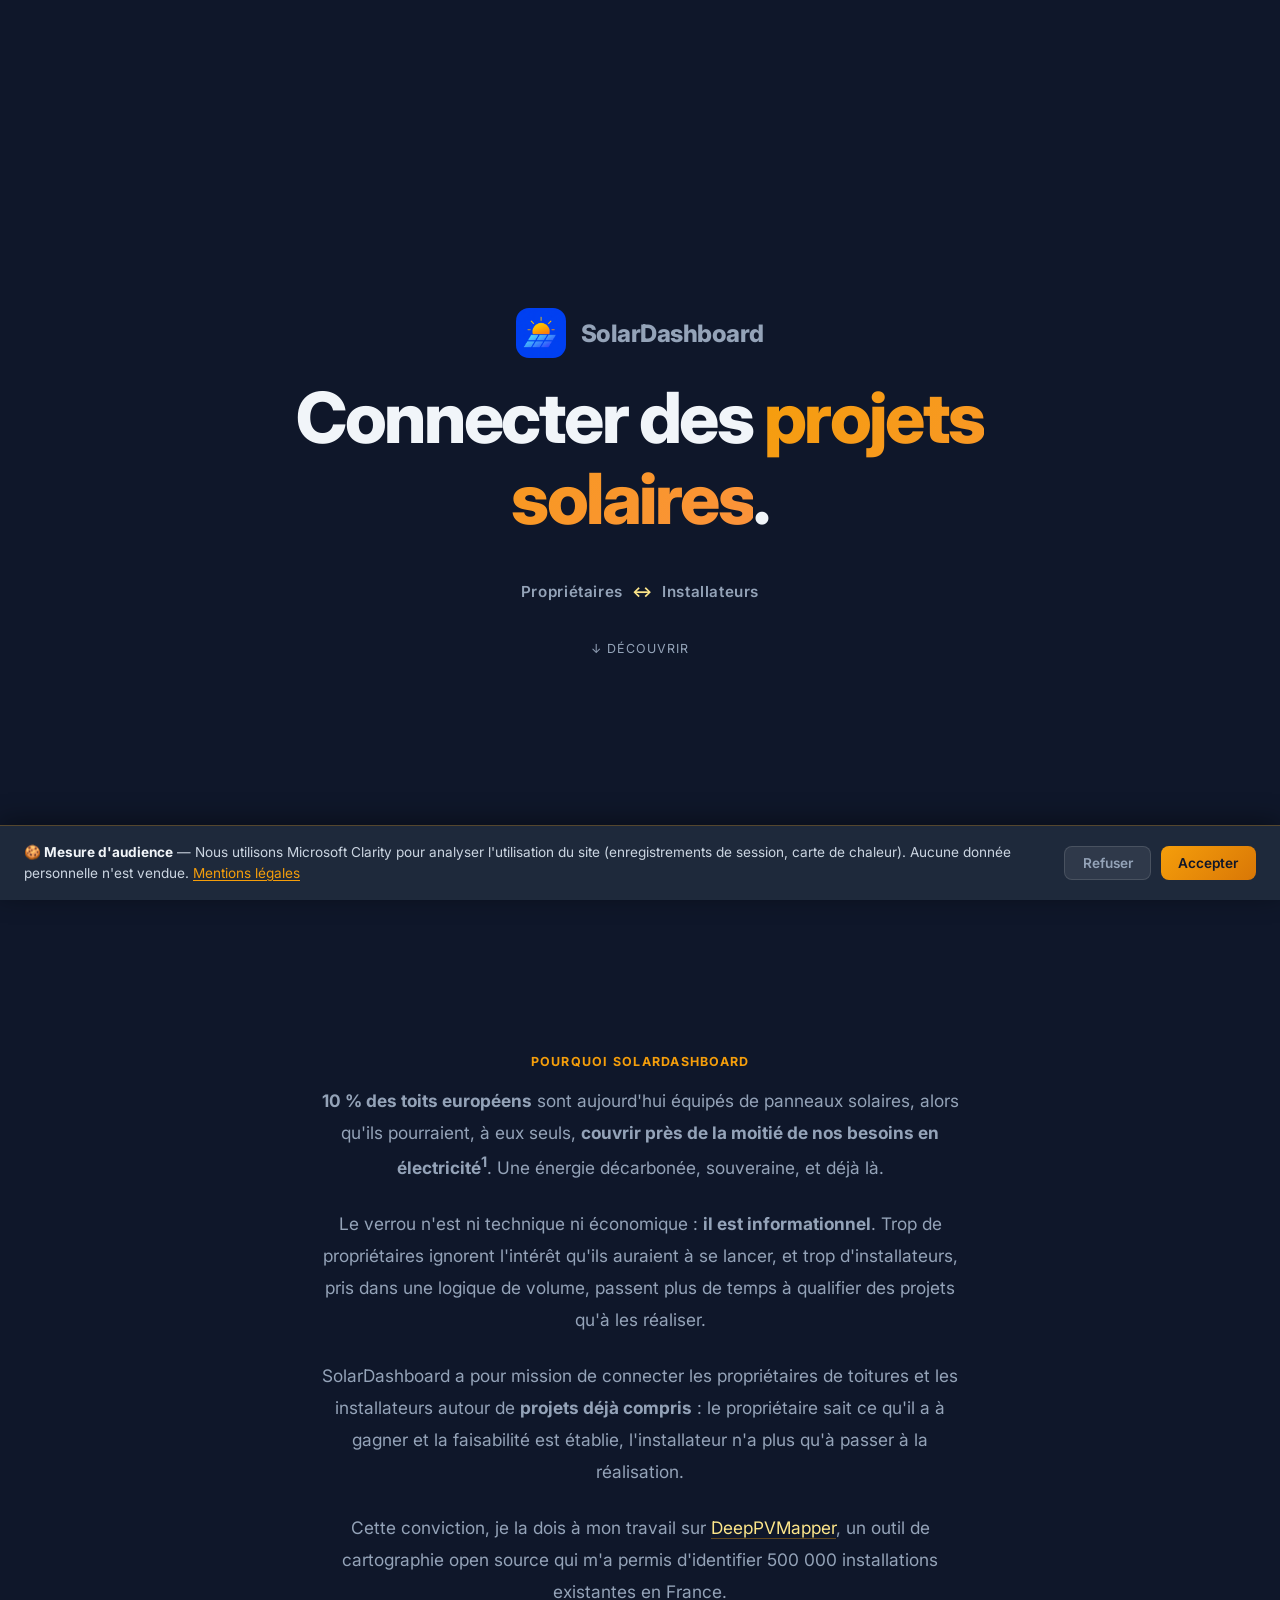
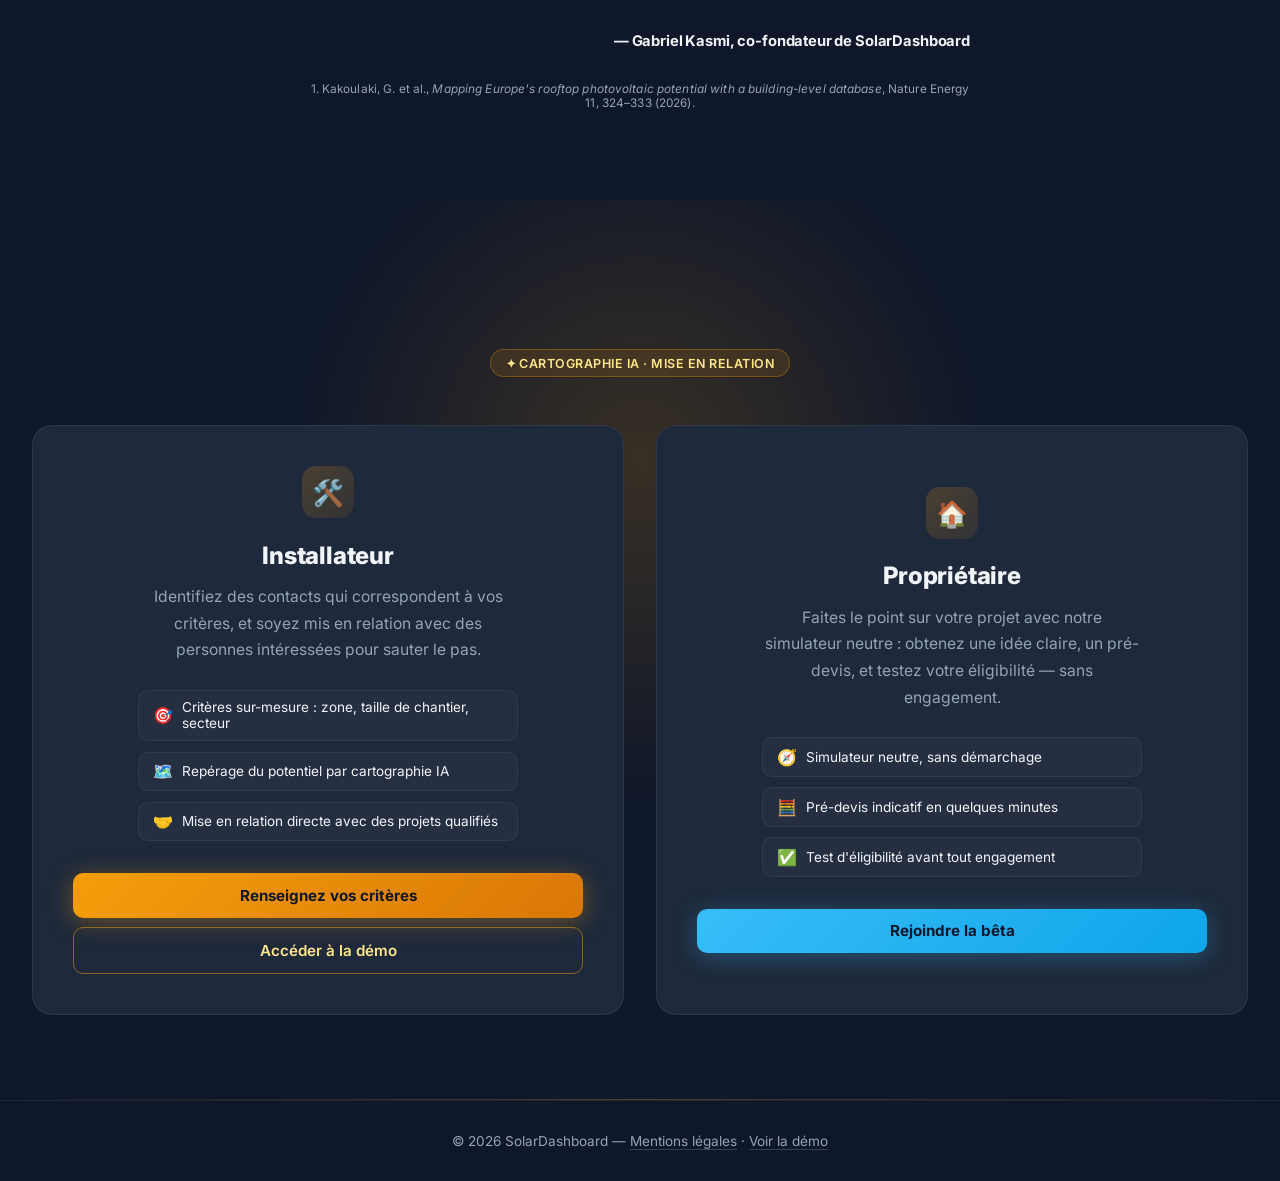
<file: index.html>
<!DOCTYPE html>
<html lang="fr">
<head>
  <meta charset="UTF-8" />
  <meta name="viewport" content="width=device-width, initial-scale=1.0" />
  <title>Connecter des projets solaires | SolarDashboard</title>
  <meta name="description" content="SolarDashboard connecte les propriétaires de toitures et les installateurs solaires autour de projets déjà qualifiés. Propriétaires : évaluez votre projet. Installateurs : identifiez des contacts correspondant à vos critères." />
  <meta name="robots" content="index, follow" />
  <link rel="canonical" href="https://www.solardashboard.fr/" />

  <!-- Favicon -->
  <link rel="icon" type="image/png" href="assets/icon.png" />
  <link rel="apple-touch-icon" href="assets/icon.png" />

  <!-- Open Graph -->
  <meta property="og:type" content="website" />
  <meta property="og:url" content="https://www.solardashboard.fr/" />
  <meta property="og:title" content="Connecter des projets solaires | SolarDashboard" />
  <meta property="og:description" content="SolarDashboard connecte les propriétaires de toitures et les installateurs solaires autour de projets déjà qualifiés." />
  <meta property="og:image" content="https://www.solardashboard.fr/assets/icon.png" />
  <meta property="og:locale" content="fr_FR" />

  <!-- Twitter / X -->
  <meta name="twitter:card" content="summary" />
  <meta name="twitter:title" content="Connecter des projets solaires | SolarDashboard" />
  <meta name="twitter:description" content="SolarDashboard connecte les propriétaires de toitures et les installateurs solaires autour de projets déjà qualifiés." />
  <meta name="twitter:image" content="https://www.solardashboard.fr/assets/icon.png" />

  <link rel="preconnect" href="https://fonts.googleapis.com" />
  <link href="https://fonts.googleapis.com/css2?family=Inter:wght@300;400;600;700;800&display=swap" rel="stylesheet" />
  <style>
    *, *::before, *::after { box-sizing: border-box; margin: 0; padding: 0; }

    :root {
      --sun: #f59e0b;
      --sun-light: #fde68a;
      --sun-dark: #d97706;
      --dark: #0f172a;
      --dark-2: #1e293b;
      --dark-3: #334155;
      --text: #f1f5f9;
      --muted: #94a3b8;
      --accent: #38bdf8;
    }

    html { scroll-behavior: smooth; scroll-snap-type: y proximity; }

    body {
      font-family: 'Inter', sans-serif;
      background: var(--dark);
      color: var(--text);
      min-height: 100vh;
      overflow-x: hidden;
    }

    /* ── NAV ── */
    nav {
      position: fixed; top: 0; left: 0; right: 0; z-index: 100;
      display: flex; flex-direction: row; align-items: center; justify-content: space-between;
      padding: 0.85rem 2.5rem;
      background: rgba(15,23,42,0.8);
      backdrop-filter: blur(12px);
      border-bottom: 1px solid rgba(255,255,255,0.06);
      transform: translateY(-100%);
      opacity: 0;
      pointer-events: none;
      transition: transform 0.45s ease, opacity 0.35s ease;
    }
    nav.visible {
      transform: translateY(0);
      opacity: 1;
      pointer-events: auto;
    }
    .logo {
      display: flex; align-items: center; gap: 0.6rem;
      font-weight: 800; font-size: 1.15rem; letter-spacing: -0.02em;
    }
    .logo-icon {
      width: 32px; height: 32px;
      border-radius: 8px;
      object-fit: cover;
    }
    .nav-cta {
      background: linear-gradient(135deg, var(--sun), var(--sun-dark));
      color: var(--dark);
      font-weight: 700; font-size: 0.85rem;
      padding: 0.5rem 1.2rem;
      border-radius: 8px;
      text-decoration: none;
      transition: opacity 0.2s, transform 0.2s;
    }
    .nav-cta:hover { opacity: 0.9; transform: translateY(-1px); }
    .nav-motto {
      font-size: 0.8rem;
      font-weight: 600;
      color: var(--muted);
      letter-spacing: 0.01em;
      position: absolute; left: 50%; transform: translateX(-50%);
    }
    .nav-motto span { color: var(--sun-light); }
    .nav-demo {
      font-size: 0.82rem; font-weight: 700;
      color: var(--dark);
      text-decoration: none;
      padding: 0.4rem 1rem;
      background: linear-gradient(135deg, var(--sun), var(--sun-dark));
      border-radius: 6px;
      transition: opacity 0.2s, transform 0.2s;
      box-shadow: 0 2px 12px rgba(245,158,11,0.3);
    }
    .nav-demo:hover { opacity: 0.9; transform: translateY(-1px); }
    .btn-demo {
      background: transparent;
      border: 1.5px solid rgba(245,158,11,0.5);
      color: var(--sun-light);
      font-weight: 600; font-size: 1rem;
      padding: 0.85rem 2rem;
      border-radius: 10px;
      text-decoration: none;
      display: inline-flex; align-items: center; gap: 0.5rem;
      transition: background 0.2s, border-color 0.2s, transform 0.2s;
    }
    .btn-demo:hover { background: rgba(245,158,11,0.08); border-color: var(--sun); transform: translateY(-2px); }

    /* ── HERO ── */
    .hero {
      min-height: 100vh;
      display: flex; flex-direction: column;
      align-items: center; justify-content: center;
      text-align: center;
      padding: 6.5rem 2rem 2.5rem;
      position: relative;
      overflow: hidden;
    }

    /* ── SOFT-SCROLL SECTIONS ── */
    .section-intro, .section-conviction {
      min-height: 100vh;
      display: flex; flex-direction: column;
      align-items: center; justify-content: center;
      text-align: center;
      padding: 6.5rem 2rem 2.5rem;
      scroll-snap-align: start;
      position: relative;
    }

    .intro-logo {
      display: flex; align-items: center; gap: 0.9rem;
      font-size: 1.5rem; font-weight: 800; letter-spacing: -0.02em;
      margin-bottom: 1.25rem;
      color: var(--muted);
    }
    .intro-logo img { width: 50px; height: 50px; border-radius: 13px; object-fit: cover; }
    .intro-motto {
      font-size: clamp(2.2rem, 6.5vw, 4.4rem);
      font-weight: 800; line-height: 1.15; letter-spacing: -0.035em;
      max-width: 780px;
    }
    .intro-motto span {
      background: linear-gradient(135deg, var(--sun), #fb923c);
      -webkit-background-clip: text; -webkit-text-fill-color: transparent; background-clip: text;
    }
    .intro-tagline {
      margin-top: 1.1rem;
      font-size: 0.95rem;
      font-weight: 600;
      letter-spacing: 0.04em;
      color: var(--muted);
    }
    .intro-tagline span {
      color: var(--sun-light);
      font-weight: 700;
      margin: 0 0.3rem;
    }
    .scroll-hint {
      margin-top: 2.5rem;
      font-size: 0.78rem; color: var(--muted);
      letter-spacing: 0.08em; text-transform: uppercase;
      animation: scrollBounce 2.4s infinite;
    }
    @keyframes scrollBounce {
      0%, 100% { transform: translateY(0); opacity: 0.55; }
      50%      { transform: translateY(7px); opacity: 1; }
    }

    .conviction-inner { max-width: 660px; }
    .conviction-text {
      font-size: 1.08rem; color: var(--muted); line-height: 1.85;
      text-align: center;
      margin-bottom: 1.5rem;
    }
    .conviction-text a {
      color: var(--sun-light); text-decoration: none;
      border-bottom: 1px solid rgba(245,158,11,0.35);
      transition: border-color 0.2s;
    }
    .conviction-text a:hover { border-color: var(--sun-light); }
    .conviction-sign {
      font-size: 0.92rem; color: var(--text); font-weight: 700;
      text-align: right;
      margin-top: 1.25rem;
      letter-spacing: -0.01em;
    }
    .conviction-footnote {
      font-size: 0.74rem; color: var(--muted); opacity: 0.6;
      text-align: center; margin-top: 2rem; letter-spacing: 0.01em;
    }
    .conviction-footnote a { color: inherit; text-decoration: underline; text-underline-offset: 2px; }

    /* Reveal-on-scroll */
    .reveal {
      opacity: 0;
      transform: translateY(28px);
      transition: opacity 0.75s ease, transform 0.75s ease;
    }
    .snap-section.in-view .reveal { opacity: 1; transform: translateY(0); }
    .reveal.delay-1 { transition-delay: 0.12s; }
    .reveal.delay-2 { transition-delay: 0.26s; }
    .reveal.delay-3 { transition-delay: 0.4s; }
    .reveal.delay-4 { transition-delay: 0.54s; }
    .reveal.delay-5 { transition-delay: 0.68s; }

    /* Glow background */
    .hero::before {
      content: '';
      position: absolute;
      top: -10%; left: 50%;
      transform: translateX(-50%);
      width: 700px; height: 700px;
      background: radial-gradient(circle, rgba(245,158,11,0.18) 0%, transparent 70%);
      pointer-events: none;
    }
    .hero::after {
      content: '';
      position: absolute;
      bottom: 0; left: 0; right: 0;
      height: 1px;
      background: linear-gradient(90deg, transparent, rgba(245,158,11,0.3), transparent);
    }

    .badge {
      display: inline-flex; align-items: center; gap: 0.4rem;
      background: rgba(245,158,11,0.12);
      border: 1px solid rgba(245,158,11,0.3);
      color: var(--sun-light);
      font-size: 0.78rem; font-weight: 600;
      padding: 0.35rem 0.9rem;
      border-radius: 999px;
      margin-bottom: 2rem;
      letter-spacing: 0.04em;
      text-transform: uppercase;
    }

    h1 {
      font-size: clamp(2.4rem, 6vw, 4.2rem);
      font-weight: 800;
      line-height: 1.1;
      letter-spacing: -0.03em;
      margin-bottom: 1.5rem;
      max-width: 780px;
    }
    h1 span {
      background: linear-gradient(135deg, var(--sun), #fb923c);
      -webkit-background-clip: text;
      -webkit-text-fill-color: transparent;
      background-clip: text;
    }

    .hero-sub {
      font-size: 1.15rem;
      color: var(--muted);
      max-width: 540px;
      line-height: 1.7;
      margin-bottom: 3rem;
    }

    .hero-title-oneline {
      font-size: clamp(1.8rem, 4.2vw, 2.8rem);
      font-weight: 800;
      line-height: 1.15;
      letter-spacing: -0.03em;
      margin-bottom: 0.75rem;
      max-width: 900px;
      white-space: normal;
    }
    @media (min-width: 760px) {
      .hero-title-oneline { white-space: nowrap; }
    }
    .hero-sub-compact {
      font-size: 1rem;
      max-width: 520px;
      margin-bottom: 2.25rem;
    }

    .hero-actions {
      display: flex; gap: 1rem; flex-wrap: wrap; justify-content: center;
    }
    .btn-primary {
      background: linear-gradient(135deg, var(--sun), var(--sun-dark));
      color: var(--dark);
      font-weight: 700; font-size: 1rem;
      padding: 0.85rem 2rem;
      border-radius: 10px;
      text-decoration: none;
      display: inline-flex; align-items: center; gap: 0.5rem;
      transition: transform 0.2s, box-shadow 0.2s;
      box-shadow: 0 4px 24px rgba(245,158,11,0.35);
    }
    .btn-primary:hover { transform: translateY(-2px); box-shadow: 0 8px 32px rgba(245,158,11,0.45); }

    .btn-secondary {
      background: rgba(255,255,255,0.06);
      border: 1px solid rgba(255,255,255,0.1);
      color: var(--text);
      font-weight: 600; font-size: 1rem;
      padding: 0.85rem 2rem;
      border-radius: 10px;
      text-decoration: none;
      display: inline-flex; align-items: center; gap: 0.5rem;
      transition: background 0.2s, transform 0.2s;
    }
    .btn-secondary:hover { background: rgba(255,255,255,0.1); transform: translateY(-2px); }

    .btn-accent {
      background: linear-gradient(135deg, var(--accent), #0ea5e9);
      color: var(--dark);
      font-weight: 700; font-size: 1rem;
      padding: 0.85rem 2rem;
      border-radius: 10px;
      text-decoration: none;
      display: inline-flex; align-items: center; gap: 0.5rem;
      transition: transform 0.2s, box-shadow 0.2s;
      box-shadow: 0 4px 24px rgba(56,189,248,0.3);
    }
    .btn-accent:hover { transform: translateY(-2px); box-shadow: 0 8px 32px rgba(56,189,248,0.4); }

    /* ── AUDIENCE PATHS ── */
    .audience-paths {
      display: flex;
      gap: 2rem;
      flex-wrap: wrap;
      justify-content: center;
      margin-top: 1rem;
      max-width: 1320px;
      width: 100%;
    }
    .path-card {
      flex: 1 1 460px;
      max-width: 600px;
      min-height: 460px;
      background: var(--dark-2);
      border: 1px solid rgba(255,255,255,0.07);
      border-radius: 20px;
      padding: 2.5rem;
      display: flex;
      flex-direction: column;
      align-items: center;
      justify-content: center;
      text-align: center;
      transition: border-color 0.2s, transform 0.2s;
    }
    .path-card:hover { border-color: rgba(245,158,11,0.3); transform: translateY(-3px); }
    .path-icon {
      width: 52px; height: 52px;
      background: linear-gradient(135deg, rgba(245,158,11,0.2), rgba(217,119,6,0.1));
      border-radius: 14px;
      display: flex; align-items: center; justify-content: center;
      font-size: 1.6rem;
      margin-bottom: 1.4rem;
    }
    .path-card h3 {
      font-size: 1.5rem; font-weight: 800;
      letter-spacing: -0.01em;
      margin-bottom: 0.9rem;
    }
    .path-card p {
      font-size: 0.98rem; color: var(--muted); line-height: 1.7;
      max-width: 380px;
      margin-bottom: 1.6rem;
    }
    .path-features {
      list-style: none;
      display: flex; flex-direction: column;
      gap: 0.65rem;
      margin-bottom: 2rem;
      max-width: 380px;
      width: 100%;
    }
    .path-features li {
      display: flex; align-items: center; gap: 0.6rem;
      font-size: 0.85rem;
      color: var(--text);
      text-align: left;
      background: rgba(255,255,255,0.03);
      border: 1px solid rgba(255,255,255,0.06);
      border-radius: 10px;
      padding: 0.55rem 0.85rem;
    }
    .pf-icon { font-size: 1rem; flex-shrink: 0; }
    .path-card .btn-primary, .path-card .btn-accent, .path-card .btn-demo {
      font-size: 0.95rem;
      padding: 0.8rem 1.8rem;
      width: 100%;
      justify-content: center;
    }
    .path-card .btn-demo { margin-top: 0.6rem; }

    /* ── STATS ── */
    .stats {
      display: flex; gap: 2rem; justify-content: center; flex-wrap: wrap;
      margin-top: 5rem;
      padding: 0 2rem;
    }
    .stat {
      text-align: center;
    }
    .stat-num {
      font-size: 2rem; font-weight: 800;
      background: linear-gradient(135deg, var(--sun), #fb923c);
      -webkit-background-clip: text;
      -webkit-text-fill-color: transparent;
      background-clip: text;
    }
    .stat-label { font-size: 0.85rem; color: var(--muted); margin-top: 0.25rem; }

    /* ── FEATURES ── */
    .section {
      padding: 6rem 2rem;
      max-width: 1100px;
      margin: 0 auto;
    }
    .section-label {
      text-align: center;
      font-size: 0.78rem; font-weight: 700; letter-spacing: 0.1em;
      text-transform: uppercase;
      color: var(--sun);
      margin-bottom: 1rem;
    }
    .section-title {
      text-align: center;
      font-size: clamp(1.8rem, 4vw, 2.6rem);
      font-weight: 800;
      letter-spacing: -0.02em;
      margin-bottom: 1rem;
    }
    .section-sub {
      text-align: center;
      color: var(--muted);
      font-size: 1.05rem;
      max-width: 500px;
      margin: 0 auto 4rem;
      line-height: 1.7;
    }

    .cards {
      display: grid;
      grid-template-columns: repeat(auto-fit, minmax(280px, 1fr));
      gap: 1.5rem;
    }
    .card {
      background: var(--dark-2);
      border: 1px solid rgba(255,255,255,0.07);
      border-radius: 16px;
      padding: 2rem;
      transition: border-color 0.2s, transform 0.2s;
    }
    .card:hover { border-color: rgba(245,158,11,0.3); transform: translateY(-3px); }
    .card-icon {
      width: 46px; height: 46px;
      background: linear-gradient(135deg, rgba(245,158,11,0.2), rgba(217,119,6,0.1));
      border-radius: 12px;
      display: flex; align-items: center; justify-content: center;
      font-size: 1.4rem;
      margin-bottom: 1.2rem;
    }
    .card h3 {
      font-size: 1.05rem; font-weight: 700;
      margin-bottom: 0.6rem;
    }
    .card p {
      font-size: 0.9rem; color: var(--muted); line-height: 1.65;
    }

    /* ── CTA SECTION ── */
    .cta-section {
      margin: 0 2rem 6rem;
      max-width: 1100px;
      margin-left: auto;
      margin-right: auto;
      background: linear-gradient(135deg, rgba(245,158,11,0.12), rgba(251,146,60,0.08));
      border: 1px solid rgba(245,158,11,0.2);
      border-radius: 24px;
      padding: 4rem 3rem;
      text-align: center;
    }
    .cta-section h2 {
      font-size: clamp(1.6rem, 3.5vw, 2.4rem);
      font-weight: 800;
      margin-bottom: 1rem;
      letter-spacing: -0.02em;
    }
    .cta-section p {
      color: var(--muted); font-size: 1.05rem; margin-bottom: 2rem;
    }

    /* ── MODALS ── */
    .modal-overlay {
      display: none;
      position: fixed; inset: 0; z-index: 200;
      background: rgba(15,23,42,0.7);
      backdrop-filter: blur(4px);
      align-items: center; justify-content: center;
      padding: 2rem;
    }
    .modal-overlay.open { display: flex; }
    .modal-box {
      background: var(--dark-2);
      border: 1px solid rgba(255,255,255,0.08);
      border-radius: 20px;
      padding: 2.25rem;
      max-width: 460px; width: 100%;
      max-height: 88vh; overflow-y: auto;
      position: relative;
      text-align: left;
    }
    .modal-box-lg { max-width: 620px; }
    .modal-close {
      position: absolute; top: 1.1rem; right: 1.1rem;
      background: rgba(255,255,255,0.06);
      border: none; color: var(--muted);
      width: 32px; height: 32px; border-radius: 8px;
      font-size: 1rem; cursor: pointer;
      display: flex; align-items: center; justify-content: center;
      transition: background 0.2s, color 0.2s;
    }
    .modal-close:hover { background: rgba(255,255,255,0.12); color: var(--text); }
    .modal-title {
      font-size: 1.4rem; font-weight: 800; letter-spacing: -0.02em;
      margin-bottom: 0.5rem;
    }
    .modal-sub {
      font-size: 0.9rem; color: var(--muted); line-height: 1.6;
      margin-bottom: 1.5rem;
    }
    .modal-field { margin-bottom: 1.25rem; }
    .modal-label {
      display: block;
      font-size: 0.74rem; font-weight: 700; letter-spacing: 0.03em;
      text-transform: uppercase;
      color: var(--muted);
      margin-bottom: 0.5rem;
    }
    .modal-box input, .modal-box textarea {
      width: 100%;
      background: rgba(255,255,255,0.04);
      border: 1px solid rgba(255,255,255,0.1);
      border-radius: 10px;
      padding: 0.7rem 0.9rem;
      color: var(--text);
      font-family: inherit;
      font-size: 0.92rem;
      resize: vertical;
    }
    .modal-box input::placeholder, .modal-box textarea::placeholder { color: rgba(148,163,184,0.5); }
    .modal-box input:focus, .modal-box textarea:focus {
      outline: none; border-color: rgba(245,158,11,0.5);
    }
    .modal-submit {
      width: 100%;
      justify-content: center;
      border: none;
      cursor: pointer;
      font-family: inherit;
    }
    .modal-submit:disabled {
      opacity: 0.4; cursor: not-allowed;
      transform: none !important; box-shadow: none !important;
    }
    .modal-status {
      margin-top: 0.9rem;
      font-size: 0.85rem;
      text-align: center;
      min-height: 1.2em;
      color: var(--muted);
    }
    .modal-status.success { color: #4ade80; }
    .modal-status.error   { color: #f87171; }

    .dept-grid {
      display: flex; flex-wrap: wrap; gap: 0.4rem;
      max-height: 180px; overflow-y: auto;
      padding: 0.75rem;
      background: rgba(255,255,255,0.02);
      border: 1px solid rgba(255,255,255,0.06);
      border-radius: 12px;
    }
    .dept-chip {
      font-size: 0.76rem;
      padding: 0.35rem 0.65rem;
      border-radius: 999px;
      background: rgba(255,255,255,0.05);
      border: 1px solid rgba(255,255,255,0.08);
      color: var(--muted);
      cursor: pointer;
      transition: background 0.15s, border-color 0.15s, color 0.15s;
      user-select: none;
      white-space: nowrap;
    }
    .dept-chip:hover { border-color: rgba(245,158,11,0.4); color: var(--text); }
    .dept-chip.selected {
      background: rgba(245,158,11,0.18);
      border-color: rgba(245,158,11,0.5);
      color: var(--sun-light);
      font-weight: 700;
    }

    /* ── FOOTER ── */
    footer {
      border-top: 1px solid rgba(255,255,255,0.06);
      padding: 2rem;
      text-align: center;
      color: var(--muted);
      font-size: 0.85rem;
    }
  </style>

  <!-- Consentement RGPD + Clarity (chargé uniquement après accord) -->
  <script src="consent.js" defer></script>
  <!-- Structured data -->
  <script type="application/ld+json">
  {
    "@context": "https://schema.org",
    "@type": "Organization",
    "name": "SolarDashboard",
    "url": "https://www.solardashboard.fr",
    "logo": "https://www.solardashboard.fr/assets/icon.png",
    "description": "SolarDashboard connecte les propriétaires de toitures et les installateurs solaires autour de projets déjà qualifiés grâce à l'intelligence artificielle.",
    "founder": {
      "@type": "Person",
      "name": "Gabriel Kasmi"
    },
    "foundingLocation": {
      "@type": "Place",
      "name": "France"
    },
    "sameAs": [
      "https://gabrielkasmi.github.io/deeppvmapper"
    ]
  }
  </script>
</head>
<body>

  <nav>
    <div class="logo">
      <img src="assets/icon.png" class="logo-icon" alt="SolarDashboard" />
      SolarDashboard
    </div>
    <div class="nav-motto">✦ <span>Connecter des projets solaires</span></div>
    <a href="prospection/" class="nav-demo">Accéder à la démo</a>
  </nav>

<!-- SECTION 1 — Motto -->
<section class="snap-section section-intro">
  <div class="intro-logo reveal">
    <img src="assets/icon.png" alt="" />
    SolarDashboard
  </div>
  <h1 class="intro-motto reveal delay-1">Connecter des <span>projets solaires</span>.</h1>
  <div class="intro-tagline reveal delay-2">Propriétaires <span>↔</span> Installateurs</div>
  <div class="scroll-hint reveal delay-3">↓ découvrir</div>
</section>

<!-- SECTION 2 — Conviction & origine -->
<section class="snap-section section-conviction">
  <div class="conviction-inner">
    <div class="section-label reveal">Pourquoi SolarDashboard</div>
    <p class="conviction-text reveal delay-1">
      <b>10 % des toits européens</b> sont aujourd'hui équipés de panneaux solaires,
      alors qu'ils pourraient, à eux seuls, <b>couvrir près de la moitié de nos
      besoins en électricité<sup>1</sup></b>. Une énergie décarbonée, souveraine,
      et déjà là.
    </p>
    <p class="conviction-text reveal delay-2">
      Le verrou n'est ni technique ni économique : <b>il est informationnel</b>. Trop
      de propriétaires ignorent l'intérêt qu'ils auraient à se lancer, et trop
      d'installateurs, pris dans une logique de volume, passent plus de temps à
      qualifier des projets qu'à les réaliser.
    </p>
    <p class="conviction-text reveal delay-3">
      SolarDashboard a pour mission de connecter les propriétaires de toitures
      et les installateurs autour de <b>projets déjà compris</b> : le propriétaire
      sait ce qu'il a à gagner et la faisabilité est établie, l'installateur
      n'a plus qu'à passer à la réalisation.
    </p>
    <p class="conviction-text reveal delay-4">
      Cette conviction, je la dois à mon travail sur
      <a href="https://gabrielkasmi.github.io/deeppvmapper" target="_blank" rel="noopener">DeepPVMapper</a>,
      un outil de cartographie open source qui m'a permis d'identifier
      500 000 installations existantes en France.
    </p>
    <div class="conviction-sign reveal delay-5">— Gabriel Kasmi, co-fondateur de SolarDashboard</div>
    <div class="conviction-footnote reveal delay-5">
      1. Kakoulaki, G. et al., <em>Mapping Europe's rooftop photovoltaic potential with a building-level database</em>, Nature Energy 11, 324–333 (2026).
    </div>
  </div>
</section>

<!-- SECTION 3 — CTA selon profil -->
<section class="hero snap-section">
  <div class="badge reveal">✦ Cartographie IA · Mise en relation</div>

  <div class="audience-paths reveal delay-1">
    <div class="path-card">
      <div class="path-icon">🛠️</div>
      <h3>Installateur</h3>
      <p>
        Identifiez des contacts qui correspondent à vos critères, et soyez
        mis en relation avec des personnes intéressées pour sauter le pas.
      </p>
      <ul class="path-features">
        <li><span class="pf-icon">🎯</span> Critères sur-mesure : zone, taille de chantier, secteur</li>
        <li><span class="pf-icon">🗺️</span> Repérage du potentiel par cartographie IA</li>
        <li><span class="pf-icon">🤝</span> Mise en relation directe avec des projets qualifiés</li>
      </ul>
      <a href="#" class="btn-primary" onclick="openInstallateurModal(); return false;">Renseignez vos critères</a>
      <a href="prospection/" class="btn-demo">Accéder à la démo</a>
    </div>
    <div class="path-card">
      <div class="path-icon">🏠</div>
      <h3>Propriétaire</h3>
      <p>
        Faites le point sur votre projet avec notre simulateur neutre :
        obtenez une idée claire, un pré-devis, et testez votre éligibilité
        — sans engagement.
      </p>
      <ul class="path-features">
        <li><span class="pf-icon">🧭</span> Simulateur neutre, sans démarchage</li>
        <li><span class="pf-icon">🧮</span> Pré-devis indicatif en quelques minutes</li>
        <li><span class="pf-icon">✅</span> Test d'éligibilité avant tout engagement</li>
      </ul>
      <a href="#" class="btn-accent" onclick="openProprietaireModal(); return false;">Rejoindre la bêta</a>
    </div>
  </div>
</section>


  <footer>
    © 2026 SolarDashboard —
    <a href="legal.html" style="color:var(--muted);text-decoration:none;border-bottom:1px solid rgba(148,163,184,0.3)">Mentions légales</a>
    ·
    <a href="prospection/" style="color:var(--muted);text-decoration:none;border-bottom:1px solid rgba(148,163,184,0.3)">Voir la démo</a>
  </footer>

  <!-- MODAL: Installateur -->
  <div class="modal-overlay" id="modalInstallateur" onclick="if(event.target===this) closeModal('modalInstallateur')">
    <div class="modal-box modal-box-lg">
      <button class="modal-close" onclick="closeModal('modalInstallateur')">✕</button>
      <h3 class="modal-title">Donnez vos critères</h3>
      <p class="modal-sub">
        Quelques infos suffisent — on revient vers vous pour échanger sur votre recherche.
      </p>

      <div class="modal-field">
        <label class="modal-label">Départements ciblés</label>
        <input type="text" id="deptSearch" placeholder="Rechercher un département (nom ou numéro)…"
               oninput="filterDeptGrid()" style="margin-bottom:0.6rem" />
        <div class="dept-grid" id="deptGrid"></div>
      </div>

      <div class="modal-field">
        <label class="modal-label">En quelques mots, ce que vous recherchez <span style="text-transform:none;font-weight:400;opacity:0.7">(facultatif)</span></label>
        <textarea id="instComment" rows="3" placeholder="Type de chantier, secteur, contraintes particulières…"></textarea>
      </div>

      <div class="modal-field">
        <label class="modal-label">Votre email</label>
        <input type="email" id="instEmail" placeholder="vous@entreprise.fr" oninput="updateInstallateurBtn()" />
      </div>

      <button class="modal-submit btn-primary" id="instSubmitBtn" disabled onclick="sendInstallateurForm()">Envoyer</button>
      <div class="modal-status" id="instStatus"></div>
    </div>
  </div>

  <!-- MODAL: Propriétaire -->
  <div class="modal-overlay" id="modalProprietaire" onclick="if(event.target===this) closeModal('modalProprietaire')">
    <div class="modal-box">
      <button class="modal-close" onclick="closeModal('modalProprietaire')">✕</button>
      <h3 class="modal-title">Rejoindre la bêta</h3>
      <p class="modal-sub">
        Laissez votre email : on revient vers vous pour faire le point sur votre
        projet — sans engagement, et de façon neutre.
      </p>

      <div class="modal-field">
        <label class="modal-label">Votre email</label>
        <input type="email" id="propEmail" placeholder="vous@email.fr" oninput="updateProprietaireBtn()" />
      </div>

      <button class="modal-submit btn-accent" id="propSubmitBtn" disabled onclick="sendProprietaireForm()">Envoyer</button>
      <div class="modal-status" id="propStatus"></div>
    </div>
  </div>

  <script>
    // ── Nav appears once we scroll past the intro (motto) section ────────────
    (() => {
      const navEl   = document.querySelector('nav');
      const introEl = document.querySelector('.section-intro');
      if (!navEl || !introEl) return;
      const navObserver = new IntersectionObserver((entries) => {
        entries.forEach(e => {
          navEl.classList.toggle('visible', !e.isIntersecting);
        });
      }, { threshold: 0.6 });
      navObserver.observe(introEl);
    })();

    // ── Reveal-on-scroll for the soft-snap sections ──────────────────────────
    document.querySelectorAll('.snap-section').forEach(sec => {
      const obs = new IntersectionObserver((entries) => {
        entries.forEach(e => { if (e.isIntersecting) sec.classList.add('in-view'); });
      }, { threshold: 0.3 });
      obs.observe(sec);
    });

    const WEB3FORMS_KEY = '44a824bd-fd6b-454e-80a5-c3b5c5519a56';

    const DEPARTMENTS = [
      ['01','Ain'],['02','Aisne'],['03','Allier'],['04','Alpes-de-Haute-Provence'],['05','Hautes-Alpes'],
      ['06','Alpes-Maritimes'],['07','Ardèche'],['08','Ardennes'],['09','Ariège'],['10','Aube'],
      ['11','Aude'],['12','Aveyron'],['13','Bouches-du-Rhône'],['14','Calvados'],['15','Cantal'],
      ['16','Charente'],['17','Charente-Maritime'],['18','Cher'],['19','Corrèze'],['2A','Corse-du-Sud'],
      ['2B','Haute-Corse'],['21',"Côte-d'Or"],['22',"Côtes-d'Armor"],['23','Creuse'],['24','Dordogne'],
      ['25','Doubs'],['26','Drôme'],['27','Eure'],['28','Eure-et-Loir'],['29','Finistère'],
      ['30','Gard'],['31','Haute-Garonne'],['32','Gers'],['33','Gironde'],['34','Hérault'],
      ['35','Ille-et-Vilaine'],['36','Indre'],['37','Indre-et-Loire'],['38','Isère'],['39','Jura'],
      ['40','Landes'],['41','Loir-et-Cher'],['42','Loire'],['43','Haute-Loire'],['44','Loire-Atlantique'],
      ['45','Loiret'],['46','Lot'],['47','Lot-et-Garonne'],['48','Lozère'],['49','Maine-et-Loire'],
      ['50','Manche'],['51','Marne'],['52','Haute-Marne'],['53','Mayenne'],['54','Meurthe-et-Moselle'],
      ['55','Meuse'],['56','Morbihan'],['57','Moselle'],['58','Nièvre'],['59','Nord'],
      ['60','Oise'],['61','Orne'],['62','Pas-de-Calais'],['63','Puy-de-Dôme'],['64','Pyrénées-Atlantiques'],
      ['65','Hautes-Pyrénées'],['66','Pyrénées-Orientales'],['67','Bas-Rhin'],['68','Haut-Rhin'],['69','Rhône'],
      ['70','Haute-Saône'],['71','Saône-et-Loire'],['72','Sarthe'],['73','Savoie'],['74','Haute-Savoie'],
      ['75','Paris'],['76','Seine-Maritime'],['77','Seine-et-Marne'],['78','Yvelines'],['79','Deux-Sèvres'],
      ['80','Somme'],['81','Tarn'],['82','Tarn-et-Garonne'],['83','Var'],['84','Vaucluse'],
      ['85','Vendée'],['86','Vienne'],['87','Haute-Vienne'],['88','Vosges'],['89','Yonne'],
      ['90','Territoire de Belfort'],['91','Essonne'],['92','Hauts-de-Seine'],['93','Seine-Saint-Denis'],
      ['94','Val-de-Marne'],['95',"Val-d'Oise"],
      ['971','Guadeloupe'],['972','Martinique'],['973','Guyane'],['974','La Réunion'],['976','Mayotte'],
    ];

    const _selectedDepts = new Set();

    function renderDeptGrid() {
      const grid = document.getElementById('deptGrid');
      if (!grid || grid.dataset.rendered) return;
      grid.dataset.rendered = '1';
      grid.innerHTML = DEPARTMENTS.map(([code, name]) =>
        `<span class="dept-chip" data-code="${code}" data-search="${(code + ' ' + name).toLowerCase()}" onclick="toggleDept('${code}', this)">${code} · ${name}</span>`
      ).join('');
    }

    function filterDeptGrid() {
      const q = document.getElementById('deptSearch').value.trim().toLowerCase();
      document.querySelectorAll('#deptGrid .dept-chip').forEach(chip => {
        chip.style.display = chip.dataset.search.includes(q) ? '' : 'none';
      });
    }

    function toggleDept(code, el) {
      if (_selectedDepts.has(code)) { _selectedDepts.delete(code); el.classList.remove('selected'); }
      else { _selectedDepts.add(code); el.classList.add('selected'); }
    }

    function openModal(id) {
      document.getElementById(id).classList.add('open');
      document.body.style.overflow = 'hidden';
    }
    function closeModal(id) {
      document.getElementById(id).classList.remove('open');
      document.body.style.overflow = '';
    }
    function openInstallateurModal() { renderDeptGrid(); openModal('modalInstallateur'); }
    function openProprietaireModal() { openModal('modalProprietaire'); }

    const _emailRe = /^[^\s@]+@[^\s@]+\.[^\s@]+$/;
    function updateInstallateurBtn() {
      document.getElementById('instSubmitBtn').disabled = !_emailRe.test(document.getElementById('instEmail').value.trim());
    }
    function updateProprietaireBtn() {
      document.getElementById('propSubmitBtn').disabled = !_emailRe.test(document.getElementById('propEmail').value.trim());
    }

    async function _submitToWeb3Forms(payload, btn, statusEl, successMsg) {
      const original = btn.textContent;
      btn.disabled = true;
      btn.textContent = 'Envoi…';
      statusEl.textContent = '';
      statusEl.className = 'modal-status';
      try {
        const res = await fetch('https://api.web3forms.com/submit', {
          method: 'POST',
          headers: { 'Content-Type': 'application/json', Accept: 'application/json' },
          body: JSON.stringify({ access_key: WEB3FORMS_KEY, ...payload }),
        });
        const data = await res.json();
        if (data.success) {
          statusEl.textContent = successMsg;
          statusEl.className = 'modal-status success';
          btn.textContent = '✓ Envoyé';
        } else throw new Error(data.message);
      } catch (err) {
        console.error(err);
        statusEl.textContent = "Une erreur s'est produite — réessayez dans un instant.";
        statusEl.className = 'modal-status error';
        btn.disabled = false;
        btn.textContent = original;
      }
    }

    function sendInstallateurForm() {
      const btn    = document.getElementById('instSubmitBtn');
      const status = document.getElementById('instStatus');
      const deptLabels = DEPARTMENTS
        .filter(([code]) => _selectedDepts.has(code))
        .map(([code, name]) => `${code} – ${name}`);

      _submitToWeb3Forms({
        subject:   'Nouveau profil installateur — SolarDashboard',
        from_name: 'SolarDashboard — Landing',
        'Email':               document.getElementById('instEmail').value.trim(),
        'Départements ciblés': deptLabels.length ? deptLabels.join(', ') : '(non renseigné)',
        'Recherche (libre)':   document.getElementById('instComment').value.trim() || '(non renseigné)',
      }, btn, status, 'Merci — on revient vers vous pour échanger sur votre recherche.');
    }

    function sendProprietaireForm() {
      const btn    = document.getElementById('propSubmitBtn');
      const status = document.getElementById('propStatus');

      _submitToWeb3Forms({
        subject:   'Nouvelle inscription bêta — Propriétaire',
        from_name: 'SolarDashboard — Landing',
        'Email': document.getElementById('propEmail').value.trim(),
      }, btn, status, 'Merci — on revient vers vous pour faire le point sur votre projet.');
    }
  </script>

</body>
</html>
</file>
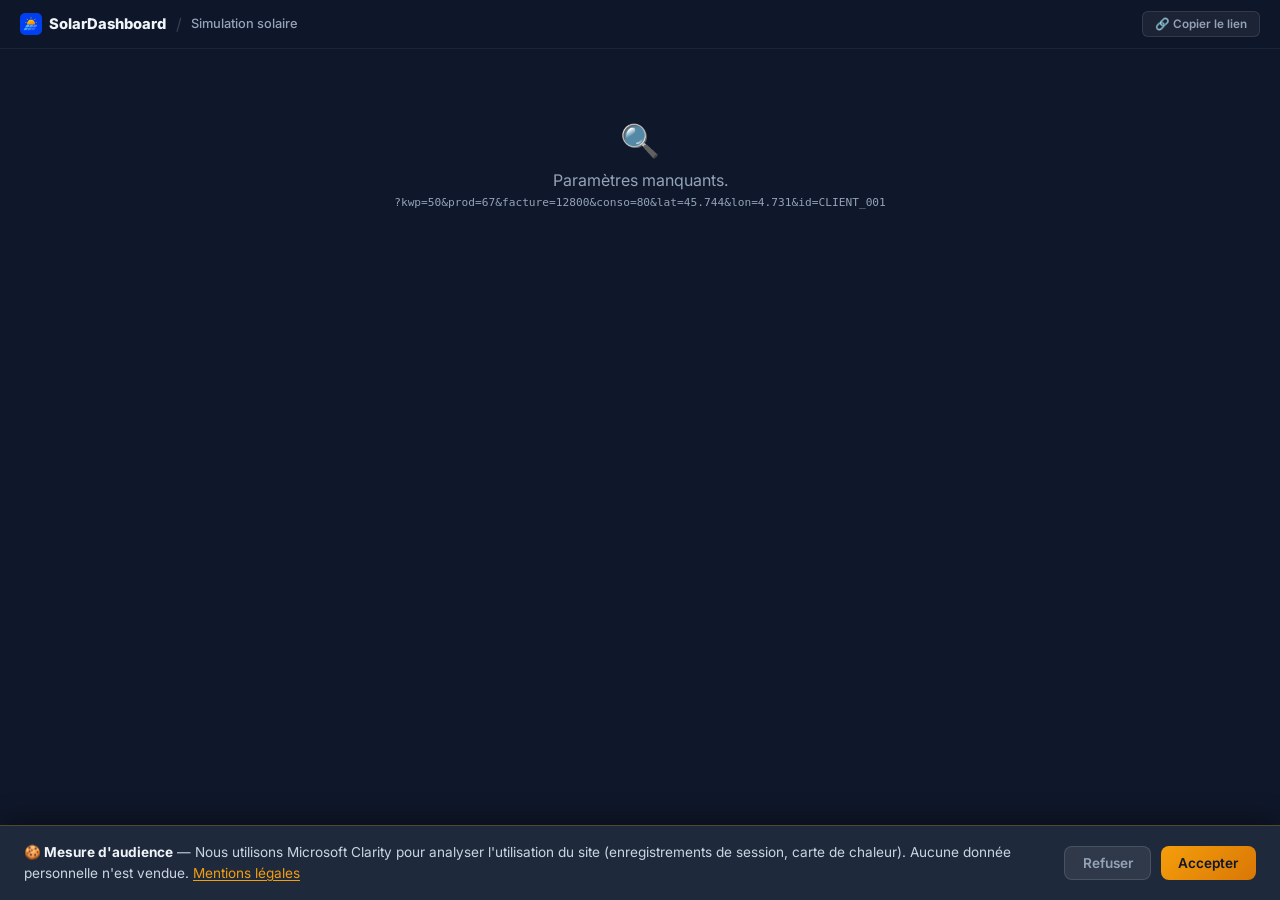
<file: dimensionnement/index.html>
<!DOCTYPE html>
<html lang="fr">
<head>
  <meta charset="UTF-8" />
  <meta name="viewport" content="width=device-width, initial-scale=1.0" />
  <title>Votre simulation solaire — SolarDashboard</title>
  <meta name="robots" content="noindex, nofollow" />
  <link rel="preconnect" href="https://fonts.googleapis.com" />
  <link href="https://fonts.googleapis.com/css2?family=Inter:wght@300;400;600;700;800&display=swap" rel="stylesheet" />

  <style>
    *, *::before, *::after { box-sizing: border-box; margin: 0; padding: 0; }
    :root {
      --sun: #f59e0b; --sun-dark: #d97706;
      --dark: #0f172a; --dark-2: #1e293b; --dark-3: #334155;
      --text: #f1f5f9; --muted: #94a3b8;
      --green: #16a34a; --green-2: #4ade80; --green-bg: #052e16;
    }
    body { font-family: 'Inter', sans-serif; background: var(--dark); color: var(--text); min-height: 100vh; display: flex; flex-direction: column; }

    /* ── TOP BAR ── */
    .topbar {
      display: flex; align-items: center; gap: 0.6rem;
      padding: 0.7rem 1.25rem;
      background: rgba(15,23,42,0.96); backdrop-filter: blur(12px);
      border-bottom: 1px solid rgba(255,255,255,0.06);
      position: sticky; top: 0; z-index: 50;
    }
    .logo { display: flex; align-items: center; gap: 0.45rem; font-weight: 800; font-size: 0.92rem; text-decoration: none; color: var(--text); }
    .logo-icon { width: 22px; height: 22px; border-radius: 5px; object-fit: cover; }
    .topbar-sep { color: var(--dark-3); }
    .topbar-title { font-size: 0.8rem; color: var(--muted); font-weight: 500; }
    .topbar-right { margin-left: auto; }
    .share-btn {
      background: rgba(255,255,255,0.06); border: 1px solid rgba(255,255,255,0.1);
      color: var(--muted); font-size: 0.73rem; font-weight: 600;
      padding: 0.3rem 0.75rem; border-radius: 6px; cursor: pointer; font-family: inherit;
      transition: background 0.15s, color 0.15s;
    }
    .share-btn:hover { background: rgba(255,255,255,0.1); color: var(--text); }
    .share-btn.copied { color: var(--green-2); border-color: var(--green); }

    /* ── GRID ── */
    main {
      flex: 1; display: grid;
      grid-template-columns: 280px 1fr;
      gap: 1.5rem;
      max-width: 860px; width: 100%;
      margin: 0 auto; padding: 1.5rem 1.25rem;
      align-items: start;
    }
    @media (max-width: 640px) {
      main { grid-template-columns: 1fr; gap: 1rem; padding: 1rem; }
    }

    /* ── LEFT PANEL ── */
    .left-col { display: flex; flex-direction: column; gap: 0.85rem; }

    .photo-wrap {
      position: relative; border-radius: 16px; overflow: hidden;
      background: var(--dark-2); aspect-ratio: 4/5;
      border: 1px solid rgba(255,255,255,0.07);
    }
    @media (max-width: 640px) {
      .photo-wrap { aspect-ratio: 1; }
    }
    .photo-wrap img { width: 100%; height: 100%; object-fit: cover; display: block; }
    .photo-placeholder {
      position: absolute; inset: 0; display: none;
      flex-direction: column; align-items: center; justify-content: center;
      gap: 0.4rem; color: var(--muted); font-size: 0.75rem; text-align: center;
    }
    .photo-placeholder span { font-size: 2rem; }
    .photo-marker {
      position: absolute; top: 50%; left: 50%;
      transform: translate(-50%, -100%);
      pointer-events: none;
      filter: drop-shadow(0 2px 8px rgba(0,0,0,0.8));
    }
    .location-badge {
      position: absolute; left: 0.6rem; bottom: 0.6rem;
      background: rgba(15,23,42,0.75); backdrop-filter: blur(6px);
      border: 1px solid rgba(255,255,255,0.12);
      border-radius: 8px; padding: 0.35rem 0.65rem;
      font-size: 0.72rem; font-weight: 600; color: var(--text);
      align-items: center; gap: 0.35rem;
      display: none;
    }

    /* Centrale card */
    .centrale-card {
      background: var(--dark-2); border: 1px solid rgba(255,255,255,0.07);
      border-radius: 14px; padding: 1rem 1.1rem;
    }
    .centrale-kwc { font-size: 0.85rem; color: var(--muted); line-height: 1.55; }
    .centrale-kwc strong { color: var(--text); font-size: 1.5rem; font-weight: 800; display: block; margin-top: 0.2rem; }

    /* ── RIGHT PANEL ── */
    .right-col { display: flex; flex-direction: column; gap: 1.1rem; }

    .right-title {
      font-size: 0.68rem; font-weight: 700; letter-spacing: 0.09em;
      text-transform: uppercase; color: var(--muted);
    }

    /* Inputs */
    .inputs-row { display: grid; grid-template-columns: 1fr 1fr; gap: 0.75rem; }
    @media (max-width: 400px) { .inputs-row { grid-template-columns: 1fr; } }

    .field { display: flex; flex-direction: column; gap: 0.3rem; }
    .field label { font-size: 0.72rem; color: var(--muted); font-weight: 600; letter-spacing: 0.02em; }
    .field-hint { font-size: 0.63rem; color: var(--dark-3); }

    /* ── Rachat toggle ── */
    .toggle-row {
      display: flex; flex-direction: column; gap: 0.25rem;
    }
    .toggle-label {
      display: flex; align-items: center; gap: 0.6rem;
      cursor: pointer; user-select: none;
      font-size: 0.78rem; font-weight: 600; color: var(--text);
    }
    .toggle-label input[type="checkbox"] { display: none; }
    .toggle-switch {
      width: 32px; height: 18px; border-radius: 9px; flex-shrink: 0;
      background: var(--dark-3); border: 1px solid rgba(255,255,255,0.12);
      position: relative; transition: background 0.2s;
    }
    .toggle-switch::after {
      content: ''; position: absolute; top: 2px; left: 2px;
      width: 12px; height: 12px; border-radius: 50%;
      background: var(--muted); transition: transform 0.2s, background 0.2s;
    }
    .toggle-label input:checked ~ .toggle-switch {
      background: rgba(245,158,11,0.25); border-color: rgba(245,158,11,0.5);
    }
    .toggle-label input:checked ~ .toggle-switch::after {
      transform: translateX(14px); background: var(--sun);
    }
    .toggle-hint { font-size: 0.62rem; color: var(--dark-3); padding-left: 38px; }

    .input-wrap { display: flex; align-items: stretch; }
    .input-wrap input[type="number"] {
      flex: 1; min-width: 0;
      background: var(--dark-3); border: 1px solid rgba(255,255,255,0.1); border-right: none;
      border-radius: 8px 0 0 8px; color: var(--text);
      font-size: 1.1rem; font-weight: 700; font-family: inherit;
      padding: 0.65rem 0.75rem; outline: none; transition: border-color 0.15s;
      -moz-appearance: textfield;
    }
    .input-wrap input[type="number"]::-webkit-outer-spin-button,
    .input-wrap input[type="number"]::-webkit-inner-spin-button { -webkit-appearance: none; }
    .input-wrap input[type="number"]:focus { border-color: rgba(245,158,11,0.5); }

    .input-unit {
      background: rgba(255,255,255,0.05); border: 1px solid rgba(255,255,255,0.1);
      border-radius: 0 8px 8px 0; padding: 0 0.7rem;
      font-size: 0.7rem; font-weight: 600; color: var(--muted); white-space: nowrap;
      display: flex; align-items: center;
    }

    /* Stepper buttons */
    .steppers { display: flex; flex-direction: column; border: 1px solid rgba(255,255,255,0.1); border-left: none; border-radius: 0 8px 8px 0; overflow: hidden; }
    .stepper-btn {
      flex: 1; background: rgba(255,255,255,0.04); border: none;
      color: var(--muted); cursor: pointer; font-size: 0.7rem; font-family: inherit;
      padding: 0 0.55rem; line-height: 1; transition: background 0.12s, color 0.12s;
      min-width: 28px;
    }
    .stepper-btn:hover { background: rgba(245,158,11,0.15); color: var(--sun); }
    .stepper-btn:first-child { border-bottom: 1px solid rgba(255,255,255,0.08); }

    /* KPI duo hero */
    .kpi-duo { display: grid; grid-template-columns: 1fr 1fr; gap: 0.75rem; }

    .kpi-hero { border-radius: 14px; padding: 1.1rem 1.15rem; }
    .kpi-hero.kpi-eco     { background: var(--green-bg); border: 1px solid rgba(22,163,74,0.4); }
    .kpi-hero.kpi-payback { background: rgba(245,158,11,0.07); border: 1px solid rgba(245,158,11,0.25); }

    .kpi-hero-label {
      font-size: 0.62rem; font-weight: 700; letter-spacing: 0.09em;
      text-transform: uppercase; margin-bottom: 0.2rem;
    }
    .kpi-hero.kpi-eco .kpi-hero-label     { color: var(--green-2); }
    .kpi-hero.kpi-payback .kpi-hero-label { color: var(--sun); }

    .kpi-hero-val {
      font-size: 2rem; font-weight: 800; letter-spacing: -0.03em; line-height: 1;
      word-break: break-all;
    }
    @media (max-width: 400px) { .kpi-hero-val { font-size: 1.6rem; } }
    .kpi-hero.kpi-eco .kpi-hero-val     { color: var(--green-2); }
    .kpi-hero.kpi-payback .kpi-hero-val { color: var(--sun); }
    .kpi-hero-val.flash { animation: flash 0.3s ease; }
    @keyframes flash { 0%,100%{opacity:1} 50%{opacity:0.3} }

    .kpi-hero-sub { font-size: 0.64rem; margin-top: 0.3rem; }
    .kpi-hero.kpi-eco .kpi-hero-sub     { color: #86efac; }
    .kpi-hero.kpi-payback .kpi-hero-sub { color: rgba(245,158,11,0.65); }

    /* Sweet spot */
    .sweetspot-wrap {
      background: var(--dark-2); border: 1px solid rgba(255,255,255,0.07);
      border-radius: 14px; padding: 0.85rem 1rem;
    }
    .sweetspot-top {
      display: flex; justify-content: space-between; align-items: center;
      margin-bottom: 0.5rem;
    }
    .sweetspot-title { font-size: 0.68rem; font-weight: 700; color: var(--muted); letter-spacing: 0.04em; text-transform: uppercase; }
    .sweetspot-label { font-size: 0.72rem; font-weight: 700; transition: color 0.4s; }
    .sweetspot-bar-bg {
      height: 8px; background: rgba(255,255,255,0.06);
      border-radius: 99px; overflow: hidden;
    }
    .sweetspot-bar-fill {
      height: 100%; border-radius: 99px;
      transition: width 0.5s cubic-bezier(.4,0,.2,1), background 0.5s;
    }
    .sweetspot-sub { font-size: 0.62rem; color: var(--muted); margin-top: 0.45rem; line-height: 1.5; }

    /* CTA */
    .cta-wrap { display: flex; flex-direction: column; gap: 0.6rem; }
    .cta-btn {
      background: linear-gradient(135deg, var(--green), #15803d);
      color: #fff; font-weight: 700; font-size: 1rem;
      padding: 0.9rem 1.5rem; border-radius: 12px;
      border: none; cursor: pointer; font-family: inherit;
      width: 100%; display: flex; align-items: center; justify-content: center; gap: 0.5rem;
      transition: opacity 0.15s, transform 0.15s;
      box-shadow: 0 4px 20px rgba(22,163,74,0.35);
    }
    .cta-btn:hover:not(:disabled) { opacity: 0.88; transform: translateY(-1px); }
    .cta-btn:disabled { opacity: 0.55; cursor: default; transform: none; }
    .cta-btn.sent { background: linear-gradient(135deg,#065f46,#047857); }
    .cta-proof { font-size: 0.67rem; color: var(--muted); text-align: center; line-height: 1.6; }
    .cta-proof strong { color: var(--text); font-weight: 600; }
    .cta-spinner {
      width: 15px; height: 15px; border: 2px solid rgba(255,255,255,0.3);
      border-top-color: #fff; border-radius: 50%;
      animation: spin 0.7s linear infinite;
    }
    @keyframes spin { to { transform: rotate(360deg); } }

    /* Étape téléphone (révélée au clic sur le CTA) */
    .phone-step { display: flex; flex-direction: column; gap: 0.6rem; animation: fadeIn 0.25s ease; }
    @keyframes fadeIn { from { opacity: 0; transform: translateY(-4px); } to { opacity: 1; transform: translateY(0); } }
    .phone-input {
      background: var(--dark-3); border: 1px solid rgba(255,255,255,0.1);
      border-radius: 8px; color: var(--text);
      font-size: 0.95rem; font-weight: 700; font-family: inherit;
      padding: 0.65rem 0.75rem; outline: none; width: 100%;
      transition: border-color 0.15s;
    }
    .phone-input:focus { border-color: rgba(245,158,11,0.5); }
    .phone-back {
      background: none; border: none; color: var(--muted);
      font-size: 0.68rem; font-family: inherit; cursor: pointer;
      text-decoration: underline; align-self: flex-start; padding: 0;
    }
    .phone-back:hover { color: var(--text); }

    /* Optimisation banner */
    .opt-banner {
      background: rgba(245,158,11,0.07); border: 1px solid rgba(245,158,11,0.28);
      border-radius: 12px; padding: 0.85rem 1rem; display: none;
    }
    .opt-banner-text { font-size: 0.78rem; color: var(--text); line-height: 1.55; }
    .opt-banner-text strong { color: var(--sun); }
    .opt-btn {
      margin-top: 0.55rem;
      background: rgba(245,158,11,0.14); border: 1px solid rgba(245,158,11,0.4);
      color: var(--sun); font-size: 0.74rem; font-weight: 700;
      padding: 0.4rem 0.85rem; border-radius: 8px; cursor: pointer; font-family: inherit;
      transition: background 0.15s;
    }
    .opt-btn:hover { background: rgba(245,158,11,0.26); }

    footer {
      border-top: 1px solid rgba(255,255,255,0.06);
      padding: 0.9rem 1.25rem; text-align: center;
      color: var(--muted); font-size: 0.7rem;
    }
    footer a { color: var(--muted); text-decoration: underline; }

    .empty-state { grid-column: 1/-1; text-align: center; padding: 3rem; color: var(--muted); }
    .empty-state span { font-size: 2rem; display: block; margin-bottom: 0.6rem; }
  </style>

  <script src="../consent.js" defer></script>
</head>
<body>

  <div class="topbar">
    <a href="../" class="logo">
      <img src="../assets/icon.png" class="logo-icon" alt="SolarDashboard" />
      SolarDashboard
    </a>
    <div class="topbar-sep">/</div>
    <div class="topbar-title">Simulation solaire</div>
    <div class="topbar-right">
      <button class="share-btn" id="shareBtn" onclick="copyLink()">🔗 Copier le lien</button>
    </div>
  </div>

  <main id="main"></main>

  <footer>
    Simulation générée par <strong>SolarDashboard</strong> — résultats indicatifs ·
    <a href="faq.html">Comment c'est calculé ?</a> ·
    <a href="../legal.html">Mentions légales</a>
  </footer>

<script>
// ── Config ──────────────────────────────────────────────────────────────────
const WEB3FORMS_KEY = '44a824bd-fd6b-454e-80a5-c3b5c5519a56';

// ── URL params ───────────────────────────────────────────────────────────────
const P        = new URLSearchParams(window.location.search);
const pKwp     = parseFloat(P.get('kwp'))     || 0;     // kWp — puissance installée
const pProd    = parseFloat(P.get('prod'))    || 0;     // MWh/an — production annuelle
const pFacture = parseFloat(P.get('facture')) || 0;     // €/an HT — facture électricité initiale
const pConso   = parseFloat(P.get('conso'))   || 0;     // MWh/an — consommation (cap autoconsommation)
const pLat     = parseFloat(P.get('lat'))     || null;
const pLon     = parseFloat(P.get('lon'))     || null;
const pId      = P.get('id')                  || null;

// ── État mutable (peut être ajusté par l'optimisation) ───────────────────────
let viewKwp  = pKwp;
let viewProd = pProd;

// ── Localisation (déduite de lat/lon, sans paramètre d'URL supplémentaire) ───
let geoCommune = null;
let geoCp      = null;

// ── Constantes ───────────────────────────────────────────────────────────────
const AUTOCONSO_CI   = 0.70;   // taux moyen autoconsommation C&I constaté
const CA_PER_KWC     = 1.1;    // k€/kWp — coût installation C&I moyen
const HAUSSE_DEFAULT = 0.03;   // +3 %/an hausse prix électricité
const DEGR           = 0.007;  // 0.7 %/an dégradation panneaux
const PRIX_RACHAT_SMALL = 0.011;  // €/kWh — tarif S21 ≤ 100 kWc (juil. 2026)
const PRIX_RACHAT_LARGE = 0.083;  // €/kWh — prix moyen observé AOS > 100 kWc (plafond 95 €/MWh)
const RACHAT_DEGR       = 0.02;   // −2 %/an dégressivité
function prixRachat(kwp) { return kwp >= 100 ? PRIX_RACHAT_LARGE : PRIX_RACHAT_SMALL; }
const IGN_WMS        = 'https://data.geopf.fr/wms-r';
const IGN_LAYER      = 'ORTHOIMAGERY.ORTHOPHOTOS';

// ── IGN photo ────────────────────────────────────────────────────────────────
function ignUrl(lat, lon, px) {
  const buf = 0.0007;
  return `${IGN_WMS}?SERVICE=WMS&VERSION=1.3.0&REQUEST=GetMap`
       + `&LAYERS=${IGN_LAYER}&STYLES=&FORMAT=image/jpeg&CRS=EPSG:4326`
       + `&BBOX=${lat-buf},${lon-buf},${lat+buf},${lon+buf}`
       + `&WIDTH=${px}&HEIGHT=${px}`;
}

// ── Géocodage inverse (commune + code postal à partir de lat/lon) ────────────
// Utilise l'API Géocodage de la Géoplateforme IGN (data.geopf.fr, gratuite, sans clé) — n'ajoute aucun
// paramètre à l'URL de la page : tout part de lat/lon déjà présents.
async function loadLocation() {
  if (!pLat || !pLon) return;
  try {
    const res = await fetch(`https://data.geopf.fr/geocodage/reverse?lon=${pLon}&lat=${pLat}&index=address`);
    const data = await res.json();
    const props = data?.features?.[0]?.properties;
    if (!props) return;
    geoCommune = props.city || props.label || null;
    geoCp      = props.postcode || null;
    const badge = document.getElementById('locationBadge');
    if (badge && geoCommune) {
      badge.textContent = `📍 ${geoCommune}${geoCp ? ' (' + geoCp + ')' : ''}`;
      badge.style.display = 'flex';
    }
  } catch (err) {
    console.error('Géocodage inverse échoué', err);
  }
}

// ── Formatage ────────────────────────────────────────────────────────────────
// Montant plein : "8 432 €"
function fmtEuros(euros) {
  return Math.round(euros).toLocaleString('fr') + ' €';
}
// Payback décimal : "7,3 ans"
function fmtPayback(val) {
  if (!val || val > 50) return '> 25 ans';
  return val.toFixed(1).replace('.', ',') + ' ans';
}

// ── Sweet spot : score 0–100 basé sur le payback ─────────────────────────────
// payback ≤ 5 → 100 | payback 10 → 67 | payback 15 → 33 | payback ≥ 20 → 5
function sweetScore(payback) {
  if (!payback || payback > 50) return 5;
  return Math.max(5, Math.min(100, Math.round((20 - payback) / 15 * 100)));
}
function sweetColor(score) {
  if (score >= 85) return '#22c55e';
  if (score >= 65) return '#84cc16';
  if (score >= 45) return '#eab308';
  return '#f97316';
}
function sweetLabel(score) {
  if (score >= 85) return { text: 'Excellent potentiel',  color: '#22c55e' };
  if (score >= 65) return { text: 'Très intéressant',     color: '#84cc16' };
  if (score >= 45) return { text: 'Potentiel standard',   color: '#eab308' };
  return            { text: 'Profil moins favorable',    color: '#f97316' };
}
function sweetSub(score, payback) {
  if (!payback || payback > 50) return 'Ajustez les paramètres pour affiner le résultat.';
  if (score >= 85) return `Parmi les meilleurs profils observés sur les projets PV C&I en France. En ${fmtPayback(payback)}, l'installation est amortie — puis elle produit des économies nettes pendant encore 15 à 18 ans, quoi qu'il arrive sur les tarifs réseau.`;
  if (score >= 65) return `Profil solide. Sur 25 ans, chaque euro investi en rapporte plusieurs — et chaque hausse tarifaire future améliore mécaniquement ce résultat. C'est le profil typique des projets qui se concrétisent.`;
  if (score >= 45) return `Dans la fourchette standard des projets toiture C&I en France. L'installation est rentable sur sa durée de vie, et la volatilité structurelle des prix de l'électricité joue en votre faveur sur le long terme.`;
  return `Profil plus contraint que la moyenne — souvent lié à la configuration du site. Des leviers existent pour améliorer la rentabilité : contactez-nous pour les explorer ensemble.`;
}

// ── Calcul pour une config donnée (fonction pure) ────────────────────────────
function calcFor(kwp, prod, facture) {
  const withRachat = document.getElementById('toggleRachat')?.checked ?? true;
  const pr         = prixRachat(kwp);
  const prixElec   = facture / pConso;
  const invest     = kwp * CA_PER_KWC * 1000;
  const autoEff    = Math.min(AUTOCONSO_CI, pConso / prod);
  const surplusAn1 = prod * (1 - autoEff);
  const ecoAn1     = Math.min(prod * AUTOCONSO_CI, pConso) * prixElec
                   + (withRachat ? surplusAn1 * pr : 0);

  let cumul = 0, payback = null;
  for (let t = 0; t < 50; t++) {
    const prixT    = prixElec * Math.pow(1 + HAUSSE_DEFAULT, t);
    const prodT    = prod * Math.pow(1 - DEGR, t);
    const ecoAutoT = Math.min(prodT * AUTOCONSO_CI, pConso) * prixT;
    const ecoRachatT = withRachat
      ? prodT * (1 - autoEff) * pr * Math.pow(1 - RACHAT_DEGR, t)
      : 0;
    const ecoT = ecoAutoT + ecoRachatT;
    if (cumul + ecoT >= invest) {
      payback = t + (invest - cumul) / ecoT;
      break;
    }
    cumul += ecoT;
  }
  return { ecoAn1, payback };
}

// ── Calcul principal ──────────────────────────────────────────────────────────
function calc() {
  const facture = parseFloat(document.getElementById('fFacture')?.value) || 0;

  if (viewKwp <= 0 || viewProd <= 0 || facture <= 0 || pConso <= 0) {
    document.getElementById('rEco').textContent     = '—';
    document.getElementById('rPayback').textContent = '—';
    updateSweet(null);
    hideOptBanner();
    return;
  }

  const { ecoAn1, payback } = calcFor(viewKwp, viewProd, facture);
  const withRachat = document.getElementById('toggleRachat')?.checked ?? true;

  flash('rEco');
  flash('rPayback');
  document.getElementById('rEco').textContent     = fmtEuros(ecoAn1) + '/an';
  document.getElementById('rPayback').textContent = fmtPayback(payback);
  const subEl = document.getElementById('rEcoSub');
  if (subEl) subEl.textContent = withRachat
    ? 'autoconsommation + surplus revendu'
    : 'électricité autoconsommée';
  updateSweet(payback);
  maybeShowOptBanner(payback, facture);
}

// ── Optimisation : kwp au point de saturation autoconso ───────────────────────
// Au-delà, le surplus va au réseau sans valeur → on est dans le rendement décroissant
// kwpOpt = pConso / (0.70 × prod_ratio) = pConso × pKwp / (0.70 × pProd)
function kwpOptimal() {
  return pConso * pKwp / (AUTOCONSO_CI * pProd);
}

function maybeShowOptBanner(payback, facture) {
  const banner = document.getElementById('optBanner');
  if (!banner) return;

  const isMaxConfig    = Math.abs(viewKwp - pKwp) < 0.5;
  const kwpOpt         = kwpOptimal();
  const significantGap = kwpOpt < pKwp * 0.92 && kwpOpt >= 5;

  if (!isMaxConfig || !payback || payback < 12 || !significantGap) {
    hideOptBanner();
    return;
  }

  const prodOpt                    = pProd * (kwpOpt / pKwp);
  const { ecoAn1: ecoOpt, payback: pbOpt } = calcFor(kwpOpt, prodOpt, facture);

  if (!pbOpt || pbOpt >= payback) { hideOptBanner(); return; }

  document.getElementById('optBannerText').innerHTML =
    `💡 <strong>Une installation de ${Math.round(kwpOpt)} kWp</strong> offrirait un meilleur équilibre : ` +
    `retour sur <strong>${fmtPayback(pbOpt)}</strong> avec <strong>${fmtEuros(ecoOpt)}/an</strong> d'économies.`;
  const btn = document.getElementById('optBannerBtn');
  btn.textContent = 'Voir cette configuration →';
  btn.onclick = () => applyOptimum(kwpOpt, prodOpt);
  banner.style.display = 'block';
}

function hideOptBanner() {
  const b = document.getElementById('optBanner');
  if (b) b.style.display = 'none';
}

function applyOptimum(kwpOpt, prodOpt) {
  viewKwp  = kwpOpt;
  viewProd = prodOpt;

  // Mise à jour centrale-card
  const card = document.getElementById('centraleKwc');
  if (card) card.innerHTML =
    `Configuration optimisée : <strong>${Math.round(kwpOpt).toLocaleString('fr')} kWp</strong>` +
    `<span style="font-size:0.72rem;color:var(--muted);display:block;margin-top:0.2rem">` +
    `max possible sur ce site : ${pKwp.toLocaleString('fr')} kWp</span>`;

  // Swap banner
  document.getElementById('optBannerText').innerHTML =
    `✅ Simulation mise à jour pour <strong>${Math.round(kwpOpt)} kWp</strong>. ` +
    `Les résultats reflètent cette configuration.`;
  const btn = document.getElementById('optBannerBtn');
  btn.textContent = '↩ Revenir à la configuration maximale';
  btn.onclick = resetToMax;

  calc();
}

function resetToMax() {
  viewKwp  = pKwp;
  viewProd = pProd;

  const card = document.getElementById('centraleKwc');
  if (card) card.innerHTML =
    `Vous pourriez installer jusqu'à <strong>${pKwp.toLocaleString('fr')} kWp</strong> de panneaux solaires`;

  calc();
}

function flash(id) {
  const el = document.getElementById(id);
  if (!el) return;
  el.classList.remove('flash'); void el.offsetWidth; el.classList.add('flash');
}

function updateSweet(payback) {
  const score   = sweetScore(payback);
  const color   = sweetColor(score);
  const lbl     = sweetLabel(score);
  const sub     = sweetSub(score, payback);

  const fill = document.getElementById('sweetFill');
  const lblEl = document.getElementById('sweetLabel');
  const subEl = document.getElementById('sweetSub');
  if (!fill) return;

  fill.style.width      = score + '%';
  fill.style.background = color;
  if (lblEl) { lblEl.textContent = lbl.text; lblEl.style.color = lbl.color; }
  if (subEl) subEl.textContent = sub;
}

// ── Stepper ───────────────────────────────────────────────────────────────────
function step(id, delta) {
  const el = document.getElementById(id);
  if (!el) return;
  const val = parseFloat(el.value) || 0;
  el.value = Math.max(parseFloat(el.min) || 0, val + delta);
  calc();
}

// ── CTA en deux temps : révèle le champ téléphone avant l'envoi ──────────────
function revealPhoneStep() {
  const ctaBtn    = document.getElementById('ctaBtn');
  const phoneStep = document.getElementById('phoneStep');
  if (!ctaBtn || !phoneStep) return sendLead(); // fallback si markup absent
  ctaBtn.style.display = 'none';
  phoneStep.style.display = 'flex';
  document.getElementById('fPhone')?.focus();
}

function hidePhoneStep() {
  document.getElementById('ctaBtn').style.display = '';
  document.getElementById('phoneStep').style.display = 'none';
}

// ── Envoi Web3Forms ───────────────────────────────────────────────────────────
async function sendLead() {
  const btn         = document.getElementById('ctaSendBtn') || document.getElementById('ctaBtn');
  const factureVal  = document.getElementById('fFacture').value;
  const payback     = document.getElementById('rPayback').textContent;
  const eco         = document.getElementById('rEco').textContent;
  const phoneVal    = document.getElementById('fPhone')?.value.trim() || '';

  const factureModif = parseFloat(factureVal) !== pFacture;
  const id           = pId || '(non renseigné)';
  const localisation = geoCommune ? `${geoCommune}${geoCp ? ' (' + geoCp + ')' : ''}` : '—';

  btn.disabled = true;
  btn.innerHTML = `<span class="cta-spinner"></span> Envoi…`;

  try {
    const res = await fetch('https://api.web3forms.com/submit', {
      method: 'POST',
      headers: { 'Content-Type': 'application/json', Accept: 'application/json' },
      body: JSON.stringify({
        access_key:          WEB3FORMS_KEY,
        subject:             `Résultat prospection client ${id}`,
        from_name:           'SolarDashboard',
        'ID prospect':       id,
        'Téléphone':         phoneVal || '(non renseigné)',
        'Localisation':      localisation,
        'Puissance':         `${pKwp} kWp`,
        'Production':        `${pProd} MWh/an`,
        'Consommation':      `${pConso} MWh/an`,
        'Facture annuelle':  `${factureVal} €/an HT${factureModif ? ' ✏️ modifiée' : ''}`,
        'Prix élec implicite': `${Math.round(parseFloat(factureVal) / pConso)} €/MWh`,
        'Économies an 1':    eco,
        'Payback':           payback,
        'Lat / Lon':         `${pLat || '—'} / ${pLon || '—'}`,
        'URL simulation':    window.location.href,
      }),
    });
    const data = await res.json();
    if (data.success) {
      btn.classList.add('sent');
      btn.innerHTML = '✅ Message envoyé — à bientôt !';
      const phoneInput = document.getElementById('fPhone');
      if (phoneInput) phoneInput.disabled = true;
    } else throw new Error(data.message);
  } catch (err) {
    console.error(err);
    btn.disabled = false;
    btn.innerHTML = '⚠️ Erreur — réessayer';
    setTimeout(() => { btn.innerHTML = '✉️ Envoyer ma demande →'; }, 3000);
  }
}

// ── Copie lien ────────────────────────────────────────────────────────────────
function copyLink() {
  const u = new URL(window.location.href);
  u.searchParams.set('kwp',     pKwp);
  u.searchParams.set('prod',    pProd);
  u.searchParams.set('facture', pFacture);
  u.searchParams.set('conso',   pConso);
  if (pLat) u.searchParams.set('lat', pLat);
  if (pLon) u.searchParams.set('lon', pLon);
  if (pId)  u.searchParams.set('id',  pId);
  navigator.clipboard.writeText(u.toString()).then(() => {
    const btn = document.getElementById('shareBtn');
    btn.textContent = '✅ Copié !'; btn.classList.add('copied');
    setTimeout(() => { btn.textContent = '🔗 Copier le lien'; btn.classList.remove('copied'); }, 2000);
  });
}

// ── Render ────────────────────────────────────────────────────────────────────
function render() {
  const main = document.getElementById('main');

  if (!pLat || !pLon || pKwp <= 0 || pProd <= 0) {
    main.innerHTML = `<div class="empty-state">
      <span>🔍</span>
      <p>Paramètres manquants.<br/>
      <code style="font-size:0.7rem">?kwp=50&prod=67&facture=12800&conso=80&lat=45.744&lon=4.731&id=CLIENT_001</code></p>
    </div>`;
    return;
  }

  main.innerHTML = `

    <!-- ── COLONNE GAUCHE ── -->
    <div class="left-col">
      <div class="photo-wrap">
        <img src="${ignUrl(pLat, pLon, 560)}" alt="Vue aérienne"
             onerror="this.style.display='none';document.getElementById('photoPlaceholder').style.display='flex'" />
        <div class="photo-placeholder" id="photoPlaceholder"><span>🛰️</span><p>Vue satellite indisponible</p></div>
        <div class="location-badge" id="locationBadge"></div>
        <div class="photo-marker">
          <svg width="30" height="38" viewBox="0 0 28 36" xmlns="http://www.w3.org/2000/svg">
            <path d="M14 0C6.27 0 0 6.27 0 14c0 9.33 14 22 14 22S28 23.33 28 14C28 6.27 21.73 0 14 0z" fill="#f59e0b" opacity="0.95"/>
            <circle cx="14" cy="14" r="5.5" fill="#fff"/>
          </svg>
        </div>
      </div>

      <div class="centrale-card">
        <div class="centrale-kwc" id="centraleKwc">
          Vous pourriez installer jusqu'à
          <strong>${pKwp.toLocaleString('fr')} kWp</strong>
          de panneaux solaires
        </div>
      </div>
    </div>

    <!-- ── COLONNE DROITE ── -->
    <div class="right-col">
      <div class="right-title">Affinez votre simulation</div>

      <div class="field">
        <label>Votre facture d'électricité annuelle</label>
        <div class="input-wrap">
          <input type="number" id="fFacture" min="0" step="1000" value="${pFacture || ''}" oninput="calc()" />
          <div class="steppers">
            <button class="stepper-btn" onclick="step('fFacture', 1000)">▲</button>
            <button class="stepper-btn" onclick="step('fFacture', -1000)">▼</button>
          </div>
          <span class="input-unit">€/an HT</span>
        </div>
        <div class="field-hint">ajustez d'après votre dernière facture</div>
      </div>

      <div class="toggle-row">
        <label class="toggle-label" for="toggleRachat">
          <input type="checkbox" id="toggleRachat" checked onchange="calc()" />
          <span class="toggle-switch"></span>
          Avec revente du surplus
        </label>
        <div class="toggle-hint">L'électricité non autoconsommée est rachetée selon le tarif réglementé en vigueur</div>
      </div>

      <div class="kpi-duo">
        <div class="kpi-hero kpi-eco">
          <div class="kpi-hero-label">Économie annuelle sur votre facture</div>
          <div class="kpi-hero-val" id="rEco">—</div>
          <div class="kpi-hero-sub" id="rEcoSub">électricité autoconsommée</div>
        </div>
        <div class="kpi-hero kpi-payback">
          <div class="kpi-hero-label">Retour investissement</div>
          <div class="kpi-hero-val" id="rPayback">—</div>
          <div class="kpi-hero-sub">durée de vie 25 ans</div>
        </div>
      </div>

      <div class="sweetspot-wrap">
        <div class="sweetspot-top">
          <span class="sweetspot-title">Attractivité solaire</span>
          <span class="sweetspot-label" id="sweetLabel">—</span>
        </div>
        <div class="sweetspot-bar-bg">
          <div class="sweetspot-bar-fill" id="sweetFill" style="width:5%; background:#334155"></div>
        </div>
        <div class="sweetspot-sub" id="sweetSub">Renseignez vos paramètres pour voir si le projet est adapté à votre profil.</div>
      </div>

      <div class="opt-banner" id="optBanner">
        <div class="opt-banner-text" id="optBannerText"></div>
        <button class="opt-btn" id="optBannerBtn"></button>
      </div>

      <div class="cta-wrap">
        <button class="cta-btn" id="ctaBtn" onclick="revealPhoneStep()">
          ✉️ Je suis intéressé →
        </button>

        <div class="phone-step" id="phoneStep" style="display:none;">
          <div class="field">
            <label for="fPhone">Votre numéro de téléphone</label>
            <input type="tel" id="fPhone" class="phone-input" placeholder="06 12 34 56 78" inputmode="tel" autocomplete="tel" />
            <div class="field-hint">pour être rappelé(e) directement par l'installateur (facultatif)</div>
          </div>
          <button class="cta-btn" id="ctaSendBtn" onclick="sendLead()">
            ✉️ Envoyer ma demande →
          </button>
          <button class="phone-back" onclick="hidePhoneStep()">← Annuler</button>
        </div>

        <div class="cta-proof">
          Gratuit · Sans engagement<br/>
          <strong>Vous serez mis en relation avec un installateur certifié RGE</strong> qui affinera le devis et les démarches administratives.
        </div>
      </div>
    </div>

  `;

  calc();
  loadLocation();
}

render();
</script>
</body>
</html>
</file>
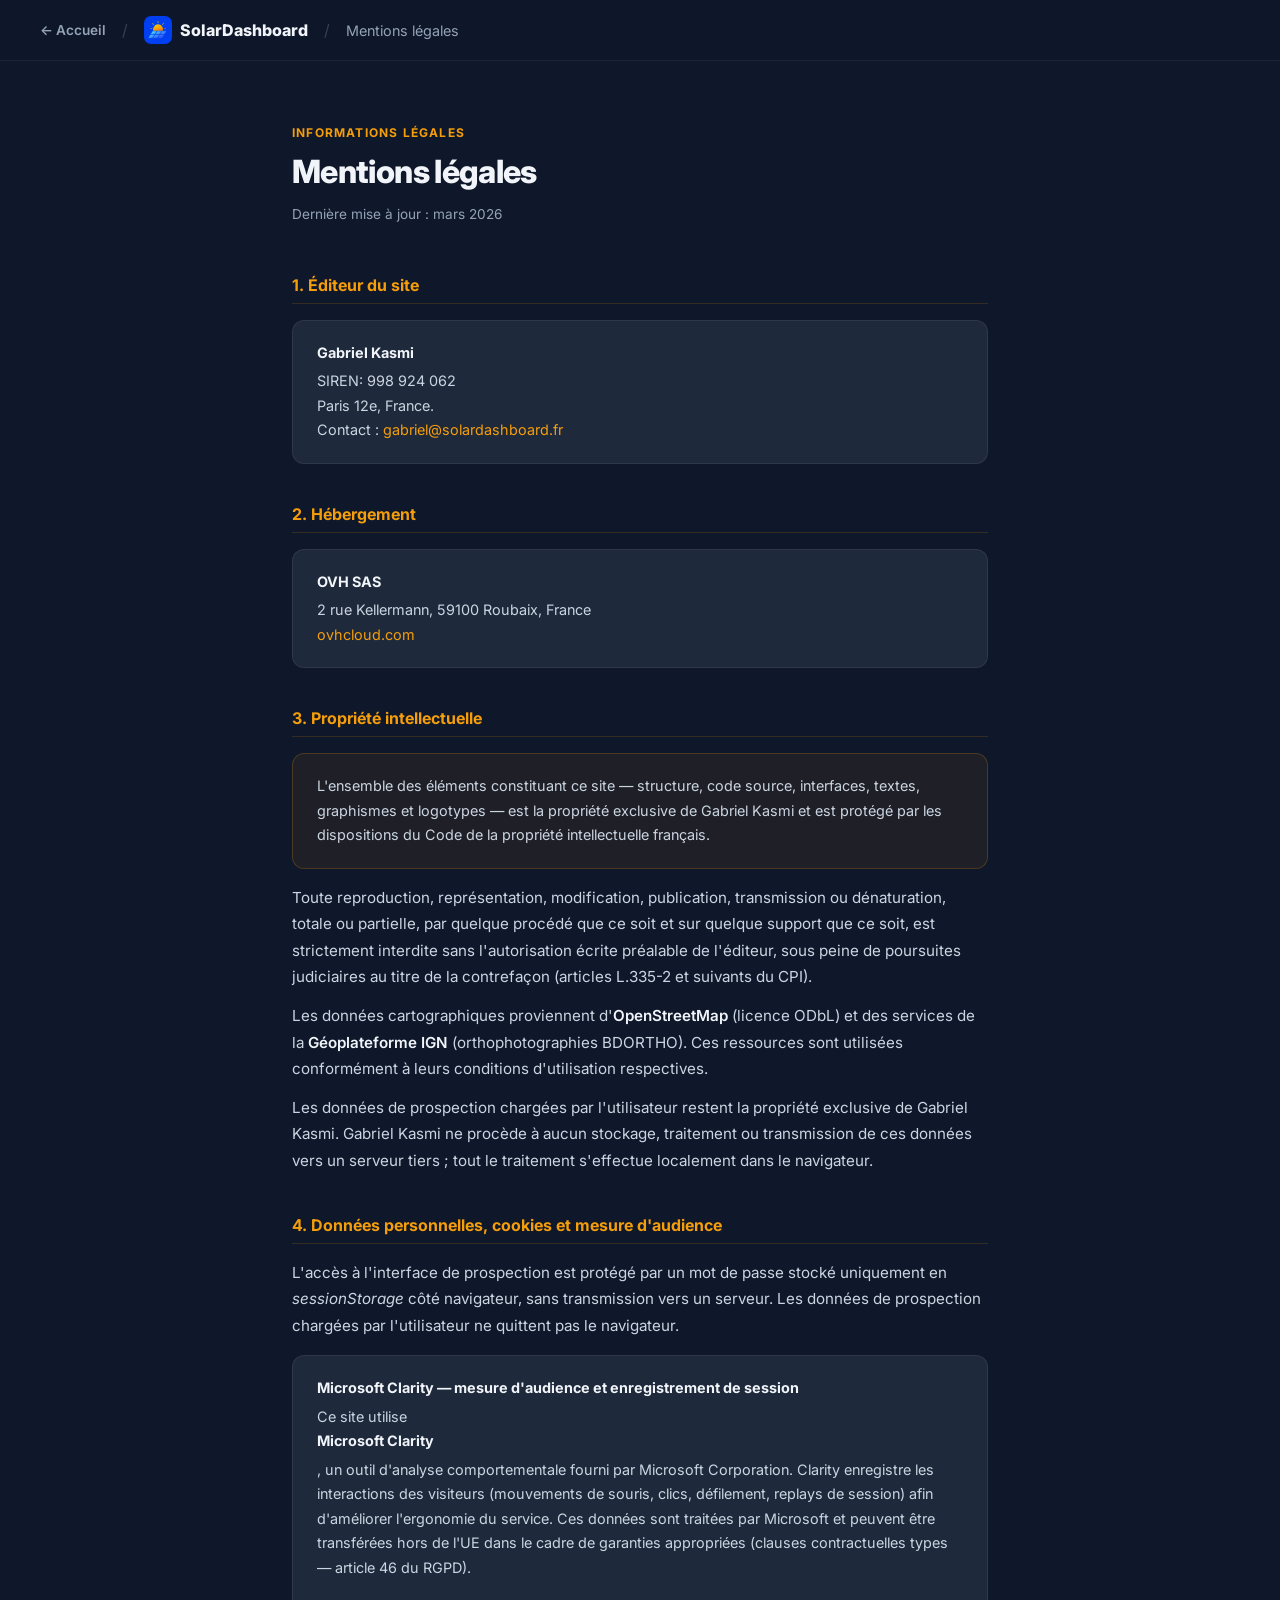
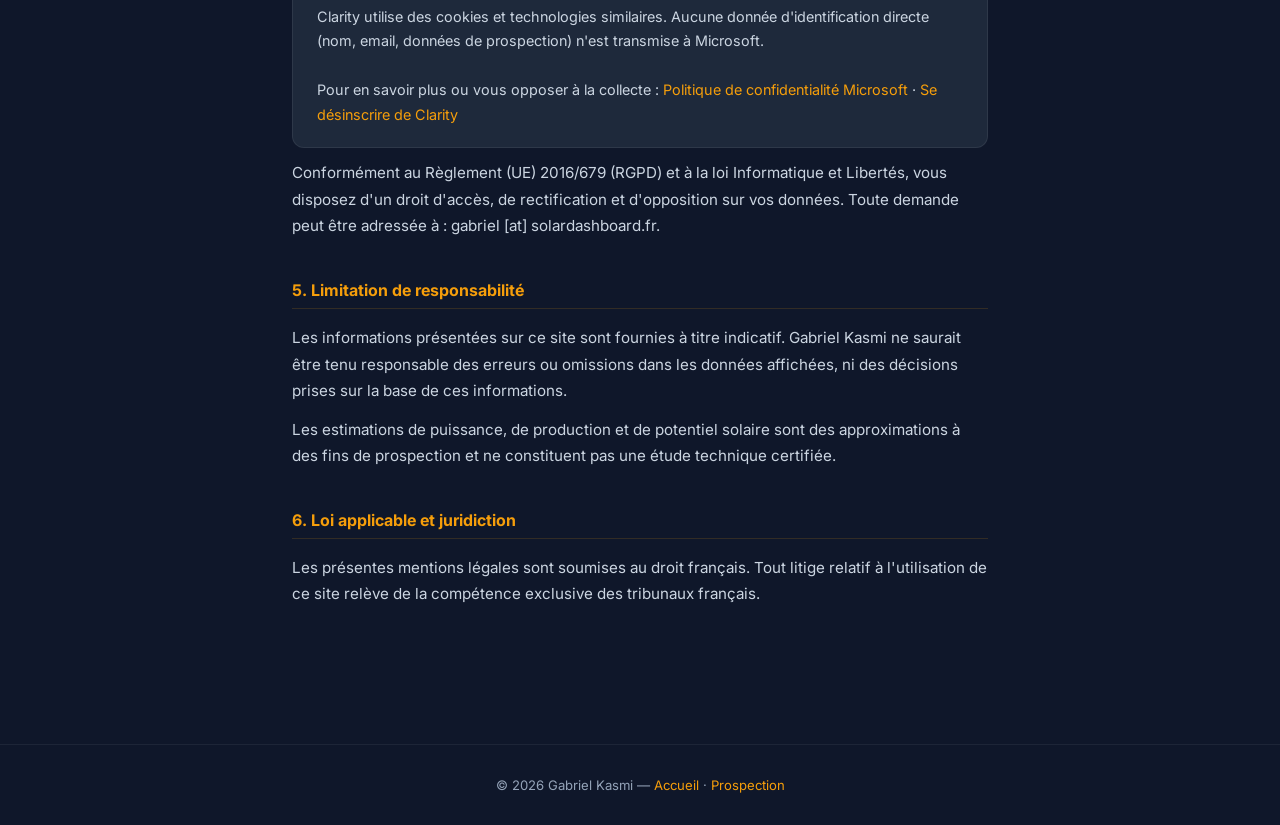
<file: legal.html>
<!DOCTYPE html>
<html lang="fr">
<head>
  <meta charset="UTF-8" />
  <meta name="viewport" content="width=device-width, initial-scale=1.0" />
  <title>Mentions légales — SolarDashboard</title>
  <meta name="robots" content="noindex, nofollow" />
  <link rel="icon" type="image/png" href="assets/icon.png" />
  <link rel="preconnect" href="https://fonts.googleapis.com" />
  <link href="https://fonts.googleapis.com/css2?family=Inter:wght@300;400;600;700;800&display=swap" rel="stylesheet" />
  <style>
    *, *::before, *::after { box-sizing: border-box; margin: 0; padding: 0; }
    :root {
      --sun: #f59e0b; --sun-dark: #d97706;
      --dark: #0f172a; --dark-2: #1e293b; --dark-3: #334155;
      --text: #f1f5f9; --muted: #94a3b8;
    }
    body { font-family: 'Inter', sans-serif; background: var(--dark); color: var(--text); min-height: 100vh; }

    nav {
      display: flex; align-items: center; gap: 1rem;
      padding: 1rem 2.5rem;
      background: rgba(15,23,42,0.9); backdrop-filter: blur(12px);
      border-bottom: 1px solid rgba(255,255,255,0.06);
      position: sticky; top: 0; z-index: 10;
    }
    .back-btn { color: var(--muted); text-decoration: none; font-size: 0.85rem; font-weight: 600; transition: color 0.15s; }
    .back-btn:hover { color: var(--text); }
    .logo { display: flex; align-items: center; gap: 0.5rem; font-weight: 800; font-size: 1rem; }
    .logo-icon { width: 28px; height: 28px; border-radius: 7px; object-fit: cover; }
    .sep { color: var(--dark-3); }

    .page { max-width: 760px; margin: 0 auto; padding: 4rem 2rem 6rem; }

    .page-header { margin-bottom: 3rem; }
    .page-label { font-size: 0.75rem; font-weight: 700; letter-spacing: 0.1em; text-transform: uppercase; color: var(--sun); margin-bottom: 0.75rem; }
    h1 { font-size: 2rem; font-weight: 800; letter-spacing: -0.02em; margin-bottom: 0.75rem; }
    .page-date { font-size: 0.85rem; color: var(--muted); }

    .section { margin-bottom: 2.5rem; }
    h2 {
      font-size: 1rem; font-weight: 700;
      color: var(--sun);
      margin-bottom: 1rem;
      padding-bottom: 0.5rem;
      border-bottom: 1px solid rgba(245,158,11,0.15);
    }
    p { font-size: 0.95rem; line-height: 1.75; color: #cbd5e1; margin-bottom: 0.75rem; }
    p:last-child { margin-bottom: 0; }
    strong { color: var(--text); font-weight: 600; }
    a { color: var(--sun); text-decoration: none; }
    a:hover { text-decoration: underline; }

    .card {
      background: var(--dark-2);
      border: 1px solid rgba(255,255,255,0.07);
      border-radius: 12px;
      padding: 1.25rem 1.5rem;
      font-size: 0.9rem; line-height: 1.7; color: #cbd5e1;
    }
    .card + .card { margin-top: 0.75rem; }
    .card strong { display: block; color: var(--text); font-weight: 700; margin-bottom: 0.25rem; }

    .pi-notice {
      background: rgba(245,158,11,0.07);
      border: 1px solid rgba(245,158,11,0.2);
      border-radius: 12px;
      padding: 1.25rem 1.5rem;
      font-size: 0.9rem; line-height: 1.7; color: #cbd5e1;
    }

    footer { border-top: 1px solid rgba(255,255,255,0.06); padding: 2rem; text-align: center; color: var(--muted); font-size: 0.82rem; }
  </style>
</head>
<body>

  <nav>
    <a href="./" class="back-btn">← Accueil</a>
    <span class="sep">/</span>
    <div class="logo"><img src="assets/icon.png" class="logo-icon" alt="SolarDashboard" /> SolarDashboard</div>
    <span class="sep">/</span>
    <span style="font-size:0.9rem;color:var(--muted)">Mentions légales</span>
  </nav>

  <div class="page">

    <div class="page-header">
      <div class="page-label">Informations légales</div>
      <h1>Mentions légales</h1>
      <p class="page-date">Dernière mise à jour : mars 2026</p>
    </div>

    <!-- 1. Éditeur -->
    <div class="section">
      <h2>1. Éditeur du site</h2>
      <div class="card">
        <strong>Gabriel Kasmi</strong>
        SIREN: 998 924 062<br/>
        Paris 12e, France.<br/>
        Contact : <a href="mailto:gabriel@solardashboard.fr">gabriel@solardashboard.fr</a>
      </div>
    </div>

    <!-- 2. Hébergement -->
    <div class="section">
      <h2>2. Hébergement</h2>
      <div class="card">
        <strong>OVH SAS</strong>
        2 rue Kellermann, 59100 Roubaix, France<br/>
        <a href="https://www.ovhcloud.com" target="_blank">ovhcloud.com</a>
      </div>
    </div>

    <!-- 3. Propriété intellectuelle -->
    <div class="section">
      <h2>3. Propriété intellectuelle</h2>
      <div class="pi-notice">
        L'ensemble des éléments constituant ce site — structure, code source, interfaces, textes,
        graphismes et logotypes — est la propriété exclusive de Gabriel Kasmi et est protégé
        par les dispositions du Code de la propriété intellectuelle français.
      </div>
      <p style="margin-top:1rem">
        Toute reproduction, représentation, modification, publication, transmission ou dénaturation,
        totale ou partielle, par quelque procédé que ce soit et sur quelque support que ce soit, est
        strictement interdite sans l'autorisation écrite préalable de l'éditeur, sous peine de
        poursuites judiciaires au titre de la contrefaçon (articles L.335-2 et suivants du CPI).
      </p>
      <p>
        Les données cartographiques proviennent d'<strong>OpenStreetMap</strong> (licence ODbL) et
        des services de la <strong>Géoplateforme IGN</strong> (orthophotographies BDORTHO).
        Ces ressources sont utilisées conformément à leurs conditions d'utilisation respectives.
      </p>
      <p>
        Les données de prospection chargées par l'utilisateur restent la propriété exclusive de 
        Gabriel Kasmi. Gabriel Kasmi ne procède à aucun stockage, traitement ou transmission de ces données
        vers un serveur tiers ; tout le traitement s'effectue localement dans le navigateur.
      </p>
    </div>

    <!-- 4. Données personnelles -->
    <div class="section">
      <h2>4. Données personnelles, cookies et mesure d'audience</h2>
      <p>
        L'accès à l'interface de prospection est protégé par un mot de passe stocké uniquement
        en <em>sessionStorage</em> côté navigateur, sans transmission vers un serveur.
        Les données de prospection chargées par l'utilisateur ne quittent pas le navigateur.
      </p>
      <div class="card" style="margin:1rem 0 0.75rem">
        <strong>Microsoft Clarity — mesure d'audience et enregistrement de session</strong>
        Ce site utilise <strong>Microsoft Clarity</strong>, un outil d'analyse comportementale
        fourni par Microsoft Corporation. Clarity enregistre les interactions des visiteurs
        (mouvements de souris, clics, défilement, replays de session) afin d'améliorer l'ergonomie
        du service. Ces données sont traitées par Microsoft et peuvent être transférées hors de l'UE
        dans le cadre de garanties appropriées (clauses contractuelles types — article 46 du RGPD).
        <br/><br/>
        Clarity utilise des cookies et technologies similaires. Aucune donnée d'identification
        directe (nom, email, données de prospection) n'est transmise à Microsoft.
        <br/><br/>
        Pour en savoir plus ou vous opposer à la collecte :
        <a href="https://privacy.microsoft.com/fr-fr/privacystatement" target="_blank">Politique de confidentialité Microsoft</a> ·
        <a href="https://clarity.microsoft.com/opt-out" target="_blank">Se désinscrire de Clarity</a>
      </div>
      <p>
        Conformément au Règlement (UE) 2016/679 (RGPD) et à la loi Informatique et Libertés,
        vous disposez d'un droit d'accès, de rectification et d'opposition sur vos données.
        Toute demande peut être adressée à :
        gabriel [at] solardashboard.fr.
      </p>
    </div>

    <!-- 5. Responsabilité -->
    <div class="section">
      <h2>5. Limitation de responsabilité</h2>
      <p>
        Les informations présentées sur ce site sont fournies à titre indicatif.
        Gabriel Kasmi ne saurait être tenu responsable des erreurs ou omissions dans les
        données affichées, ni des décisions prises sur la base de ces informations.
      </p>
      <p>
        Les estimations de puissance, de production et de potentiel solaire sont des
        approximations à des fins de prospection et ne constituent pas une étude technique certifiée.
      </p>
    </div>

    <!-- 6. Loi applicable -->
    <div class="section">
      <h2>6. Loi applicable et juridiction</h2>
      <p>
        Les présentes mentions légales sont soumises au droit français.
        Tout litige relatif à l'utilisation de ce site relève de la compétence exclusive
        des tribunaux français.
      </p>
    </div>

  </div>

  <footer>
    © 2026 Gabriel Kasmi —
    <a href="./">Accueil</a> ·
    <a href="prospection/">Prospection</a>
  </footer>

</body>
</html>
</file>
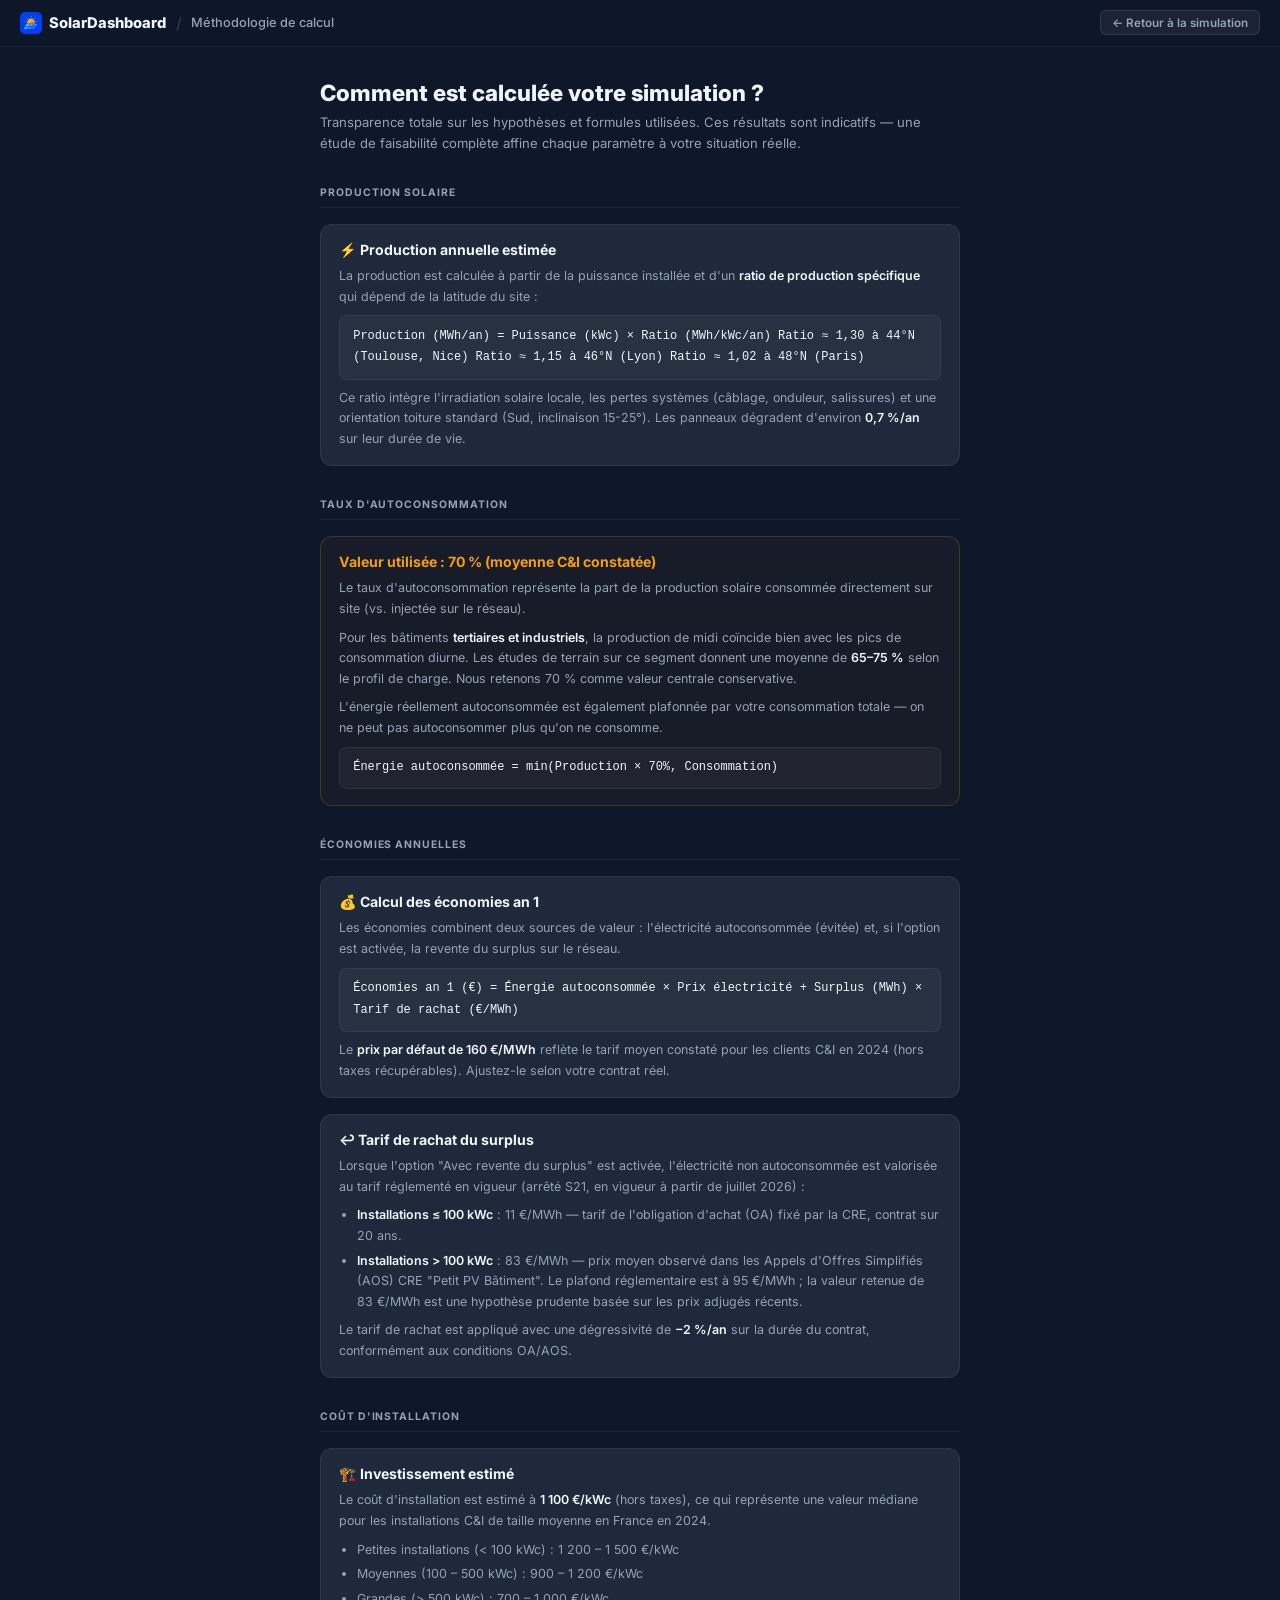
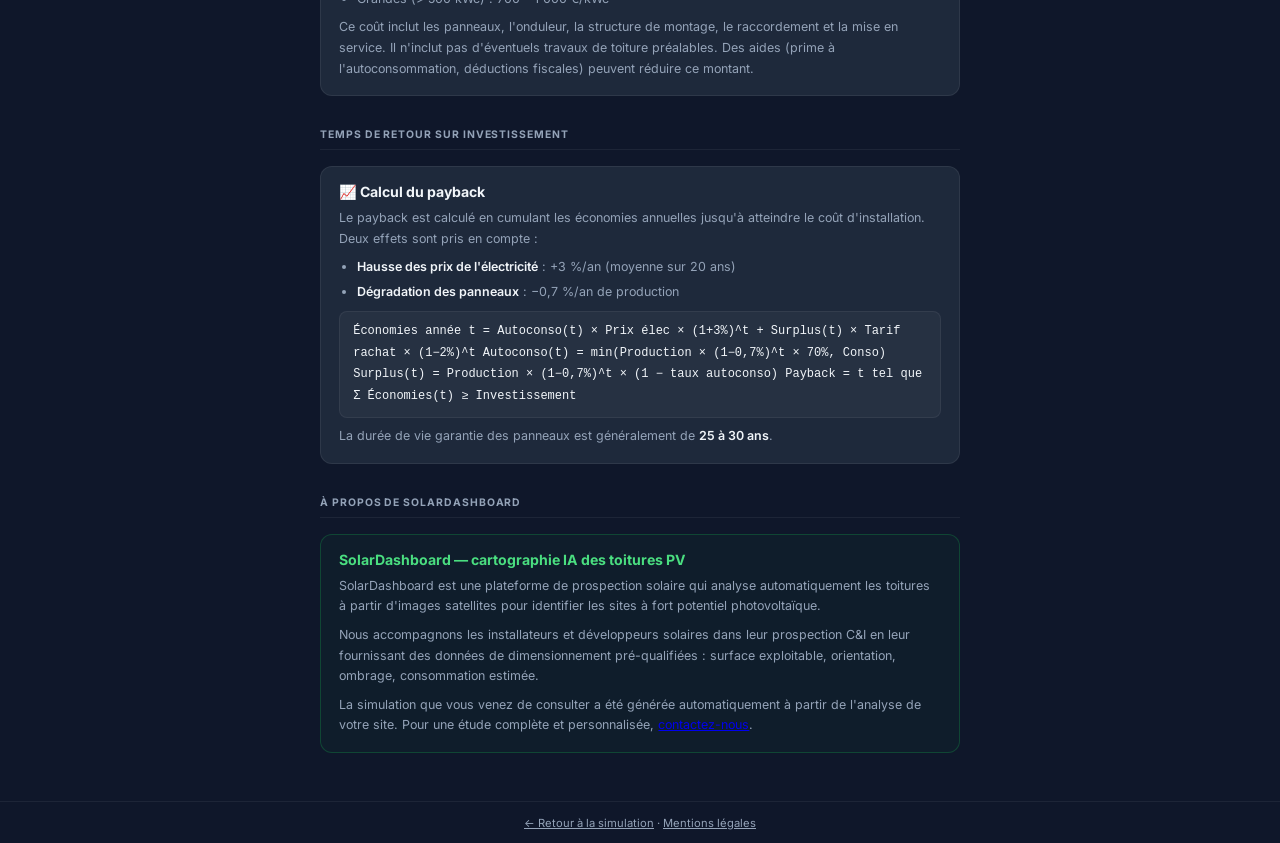
<file: dimensionnement/faq.html>
<!DOCTYPE html>
<html lang="fr">
<head>
  <meta charset="UTF-8" />
  <meta name="viewport" content="width=device-width, initial-scale=1.0" />
  <title>Comment c'est calculé — SolarDashboard</title>
  <meta name="robots" content="noindex, nofollow" />
  <link rel="preconnect" href="https://fonts.googleapis.com" />
  <link href="https://fonts.googleapis.com/css2?family=Inter:wght@300;400;600;700;800&display=swap" rel="stylesheet" />
  <style>
    *, *::before, *::after { box-sizing: border-box; margin: 0; padding: 0; }
    :root {
      --sun: #f59e0b; --sun-dark: #d97706;
      --dark: #0f172a; --dark-2: #1e293b; --dark-3: #334155;
      --text: #f1f5f9; --muted: #94a3b8;
      --green: #16a34a; --green-2: #4ade80;
    }
    body { font-family: 'Inter', sans-serif; background: var(--dark); color: var(--text); min-height: 100vh; display: flex; flex-direction: column; }

    .topbar {
      display: flex; align-items: center; gap: 0.6rem;
      padding: 0.65rem 1.25rem;
      background: rgba(15,23,42,0.95); backdrop-filter: blur(12px);
      border-bottom: 1px solid rgba(255,255,255,0.06);
      position: sticky; top: 0; z-index: 50;
    }
    .logo { display: flex; align-items: center; gap: 0.45rem; font-weight: 800; font-size: 0.92rem; text-decoration: none; color: var(--text); }
    .logo-icon { width: 22px; height: 22px; border-radius: 5px; object-fit: cover; }
    .topbar-sep { color: var(--dark-3); }
    .topbar-title { font-size: 0.8rem; color: var(--muted); font-weight: 500; }
    .back-btn {
      margin-left: auto;
      background: rgba(255,255,255,0.06); border: 1px solid rgba(255,255,255,0.1);
      color: var(--muted); font-size: 0.73rem; font-weight: 600;
      padding: 0.28rem 0.7rem; border-radius: 6px; cursor: pointer;
      text-decoration: none; font-family: inherit;
      transition: background 0.15s, color 0.15s;
    }
    .back-btn:hover { background: rgba(255,255,255,0.1); color: var(--text); }

    .content {
      max-width: 680px; width: 100%; margin: 0 auto;
      padding: 2rem 1.25rem 3rem;
      display: flex; flex-direction: column; gap: 2rem;
    }

    .page-header { display: flex; flex-direction: column; gap: 0.4rem; }
    .page-header h1 { font-size: 1.4rem; font-weight: 800; }
    .page-header p { font-size: 0.82rem; color: var(--muted); line-height: 1.6; }

    .section { display: flex; flex-direction: column; gap: 1rem; }
    .section-title {
      font-size: 0.65rem; font-weight: 700; letter-spacing: 0.09em;
      text-transform: uppercase; color: var(--muted);
      border-bottom: 1px solid rgba(255,255,255,0.06); padding-bottom: 0.5rem;
    }

    .card {
      background: var(--dark-2); border: 1px solid rgba(255,255,255,0.07);
      border-radius: 12px; padding: 1rem 1.15rem;
      display: flex; flex-direction: column; gap: 0.5rem;
    }
    .card h3 { font-size: 0.88rem; font-weight: 700; }
    .card p, .card li { font-size: 0.78rem; color: var(--muted); line-height: 1.65; }
    .card strong { color: var(--text); font-weight: 600; }
    .card ul { padding-left: 1.1rem; display: flex; flex-direction: column; gap: 0.25rem; }
    .card code {
      font-size: 0.75rem; background: rgba(255,255,255,0.06);
      border-radius: 4px; padding: 0.1rem 0.35rem;
      color: var(--sun); font-family: 'Courier New', monospace;
    }
    .card .formula {
      background: rgba(255,255,255,0.04); border: 1px solid rgba(255,255,255,0.06);
      border-radius: 8px; padding: 0.6rem 0.8rem;
      font-size: 0.75rem; color: var(--text); font-family: 'Courier New', monospace;
      line-height: 1.8;
    }

    .highlight {
      border-color: rgba(245,158,11,0.2);
      background: rgba(245,158,11,0.04);
    }
    .highlight h3 { color: var(--sun); }

    .sd-card {
      border-color: rgba(22,163,74,0.3);
      background: rgba(22,163,74,0.05);
    }
    .sd-card h3 { color: var(--green-2); }

    footer {
      border-top: 1px solid rgba(255,255,255,0.06);
      padding: 0.85rem 1.25rem; text-align: center;
      color: var(--muted); font-size: 0.7rem; margin-top: auto;
    }
    footer a { color: var(--muted); text-decoration: underline; }
  </style>
</head>
<body>

<div class="topbar">
  <a href="../" class="logo">
    <img src="../assets/icon.png" class="logo-icon" alt="SolarDashboard" />
    SolarDashboard
  </a>
  <div class="topbar-sep">/</div>
  <div class="topbar-title">Méthodologie de calcul</div>
  <a href="javascript:history.back()" class="back-btn">← Retour à la simulation</a>
</div>

<div class="content">

  <div class="page-header">
    <h1>Comment est calculée votre simulation ?</h1>
    <p>Transparence totale sur les hypothèses et formules utilisées. Ces résultats sont indicatifs — une étude de faisabilité complète affine chaque paramètre à votre situation réelle.</p>
  </div>

  <!-- PRODUCTION -->
  <div class="section">
    <div class="section-title">Production solaire</div>

    <div class="card">
      <h3>⚡ Production annuelle estimée</h3>
      <p>La production est calculée à partir de la puissance installée et d'un <strong>ratio de production spécifique</strong> qui dépend de la latitude du site :</p>
      <div class="formula">
Production (MWh/an) = Puissance (kWc) × Ratio (MWh/kWc/an)

Ratio ≈ 1,30 à 44°N (Toulouse, Nice)
Ratio ≈ 1,15 à 46°N (Lyon)
Ratio ≈ 1,02 à 48°N (Paris)
      </div>
      <p>Ce ratio intègre l'irradiation solaire locale, les pertes systèmes (câblage, onduleur, salissures) et une orientation toiture standard (Sud, inclinaison 15-25°). Les panneaux dégradent d'environ <strong>0,7 %/an</strong> sur leur durée de vie.</p>
    </div>
  </div>

  <!-- AUTOCONSOMMATION -->
  <div class="section">
    <div class="section-title">Taux d'autoconsommation</div>

    <div class="card highlight">
      <h3>Valeur utilisée : 70 % (moyenne C&amp;I constatée)</h3>
      <p>Le taux d'autoconsommation représente la part de la production solaire consommée directement sur site (vs. injectée sur le réseau).</p>
      <p>Pour les bâtiments <strong>tertiaires et industriels</strong>, la production de midi coïncide bien avec les pics de consommation diurne. Les études de terrain sur ce segment donnent une moyenne de <strong>65–75 %</strong> selon le profil de charge. Nous retenons 70 % comme valeur centrale conservative.</p>
      <p>L'énergie réellement autoconsommée est également plafonnée par votre consommation totale — on ne peut pas autoconsommer plus qu'on ne consomme.</p>
      <div class="formula">
Énergie autoconsommée = min(Production × 70%, Consommation)
      </div>
    </div>
  </div>

  <!-- ÉCONOMIES -->
  <div class="section">
    <div class="section-title">Économies annuelles</div>

    <div class="card">
      <h3>💰 Calcul des économies an 1</h3>
      <p>Les économies combinent deux sources de valeur : l'électricité autoconsommée (évitée) et, si l'option est activée, la revente du surplus sur le réseau.</p>
      <div class="formula">
Économies an 1 (€) = Énergie autoconsommée × Prix électricité
                   + Surplus (MWh) × Tarif de rachat (€/MWh)
      </div>
      <p>Le <strong>prix par défaut de 160 €/MWh</strong> reflète le tarif moyen constaté pour les clients C&I en 2024 (hors taxes récupérables). Ajustez-le selon votre contrat réel.</p>
    </div>

    <div class="card">
      <h3>↩️ Tarif de rachat du surplus</h3>
      <p>Lorsque l'option "Avec revente du surplus" est activée, l'électricité non autoconsommée est valorisée au tarif réglementé en vigueur (arrêté S21, en vigueur à partir de juillet 2026) :</p>
      <ul>
        <li><strong>Installations ≤ 100 kWc</strong> : 11 €/MWh — tarif de l'obligation d'achat (OA) fixé par la CRE, contrat sur 20 ans.</li>
        <li><strong>Installations &gt; 100 kWc</strong> : 83 €/MWh — prix moyen observé dans les Appels d'Offres Simplifiés (AOS) CRE "Petit PV Bâtiment". Le plafond réglementaire est à 95 €/MWh ; la valeur retenue de 83 €/MWh est une hypothèse prudente basée sur les prix adjugés récents.</li>
      </ul>
      <p>Le tarif de rachat est appliqué avec une dégressivité de <strong>−2 %/an</strong> sur la durée du contrat, conformément aux conditions OA/AOS.</p>
    </div>
  </div>

  <!-- COÛT INSTALLATION -->
  <div class="section">
    <div class="section-title">Coût d'installation</div>

    <div class="card">
      <h3>🏗️ Investissement estimé</h3>
      <p>Le coût d'installation est estimé à <strong>1 100 €/kWc</strong> (hors taxes), ce qui représente une valeur médiane pour les installations C&I de taille moyenne en France en 2024.</p>
      <ul>
        <li>Petites installations (&lt; 100 kWc) : 1 200 – 1 500 €/kWc</li>
        <li>Moyennes (100 – 500 kWc) : 900 – 1 200 €/kWc</li>
        <li>Grandes (&gt; 500 kWc) : 700 – 1 000 €/kWc</li>
      </ul>
      <p>Ce coût inclut les panneaux, l'onduleur, la structure de montage, le raccordement et la mise en service. Il n'inclut pas d'éventuels travaux de toiture préalables. Des aides (prime à l'autoconsommation, déductions fiscales) peuvent réduire ce montant.</p>
    </div>
  </div>

  <!-- PAYBACK -->
  <div class="section">
    <div class="section-title">Temps de retour sur investissement</div>

    <div class="card">
      <h3>📈 Calcul du payback</h3>
      <p>Le payback est calculé en cumulant les économies annuelles jusqu'à atteindre le coût d'installation. Deux effets sont pris en compte :</p>
      <ul>
        <li><strong>Hausse des prix de l'électricité</strong> : +3 %/an (moyenne sur 20 ans)</li>
        <li><strong>Dégradation des panneaux</strong> : −0,7 %/an de production</li>
      </ul>
      <div class="formula">
Économies année t = Autoconso(t) × Prix élec × (1+3%)^t
                 + Surplus(t) × Tarif rachat × (1−2%)^t

Autoconso(t) = min(Production × (1−0,7%)^t × 70%, Conso)
Surplus(t)   = Production × (1−0,7%)^t × (1 − taux autoconso)

Payback = t tel que Σ Économies(t) ≥ Investissement
      </div>
      <p>La durée de vie garantie des panneaux est généralement de <strong>25 à 30 ans</strong>.</p>
    </div>
  </div>

  <!-- QUI EST SD -->
  <div class="section">
    <div class="section-title">À propos de SolarDashboard</div>

    <div class="card sd-card">
      <h3>SolarDashboard — cartographie IA des toitures PV</h3>
      <p>SolarDashboard est une plateforme de prospection solaire qui analyse automatiquement les toitures à partir d'images satellites pour identifier les sites à fort potentiel photovoltaïque.</p>
      <p>Nous accompagnons les installateurs et développeurs solaires dans leur prospection C&I en leur fournissant des données de dimensionnement pré-qualifiées : surface exploitable, orientation, ombrage, consommation estimée.</p>
      <p>La simulation que vous venez de consulter a été générée automatiquement à partir de l'analyse de votre site. Pour une étude complète et personnalisée, <a href="mailto:gabriel@solardashboard.fr">contactez-nous</a>.</p>
    </div>
  </div>

</div>

<footer>
  <a href="javascript:history.back()">← Retour à la simulation</a> ·
  <a href="../legal.html">Mentions légales</a>
</footer>

</body>
</html>
</file>
